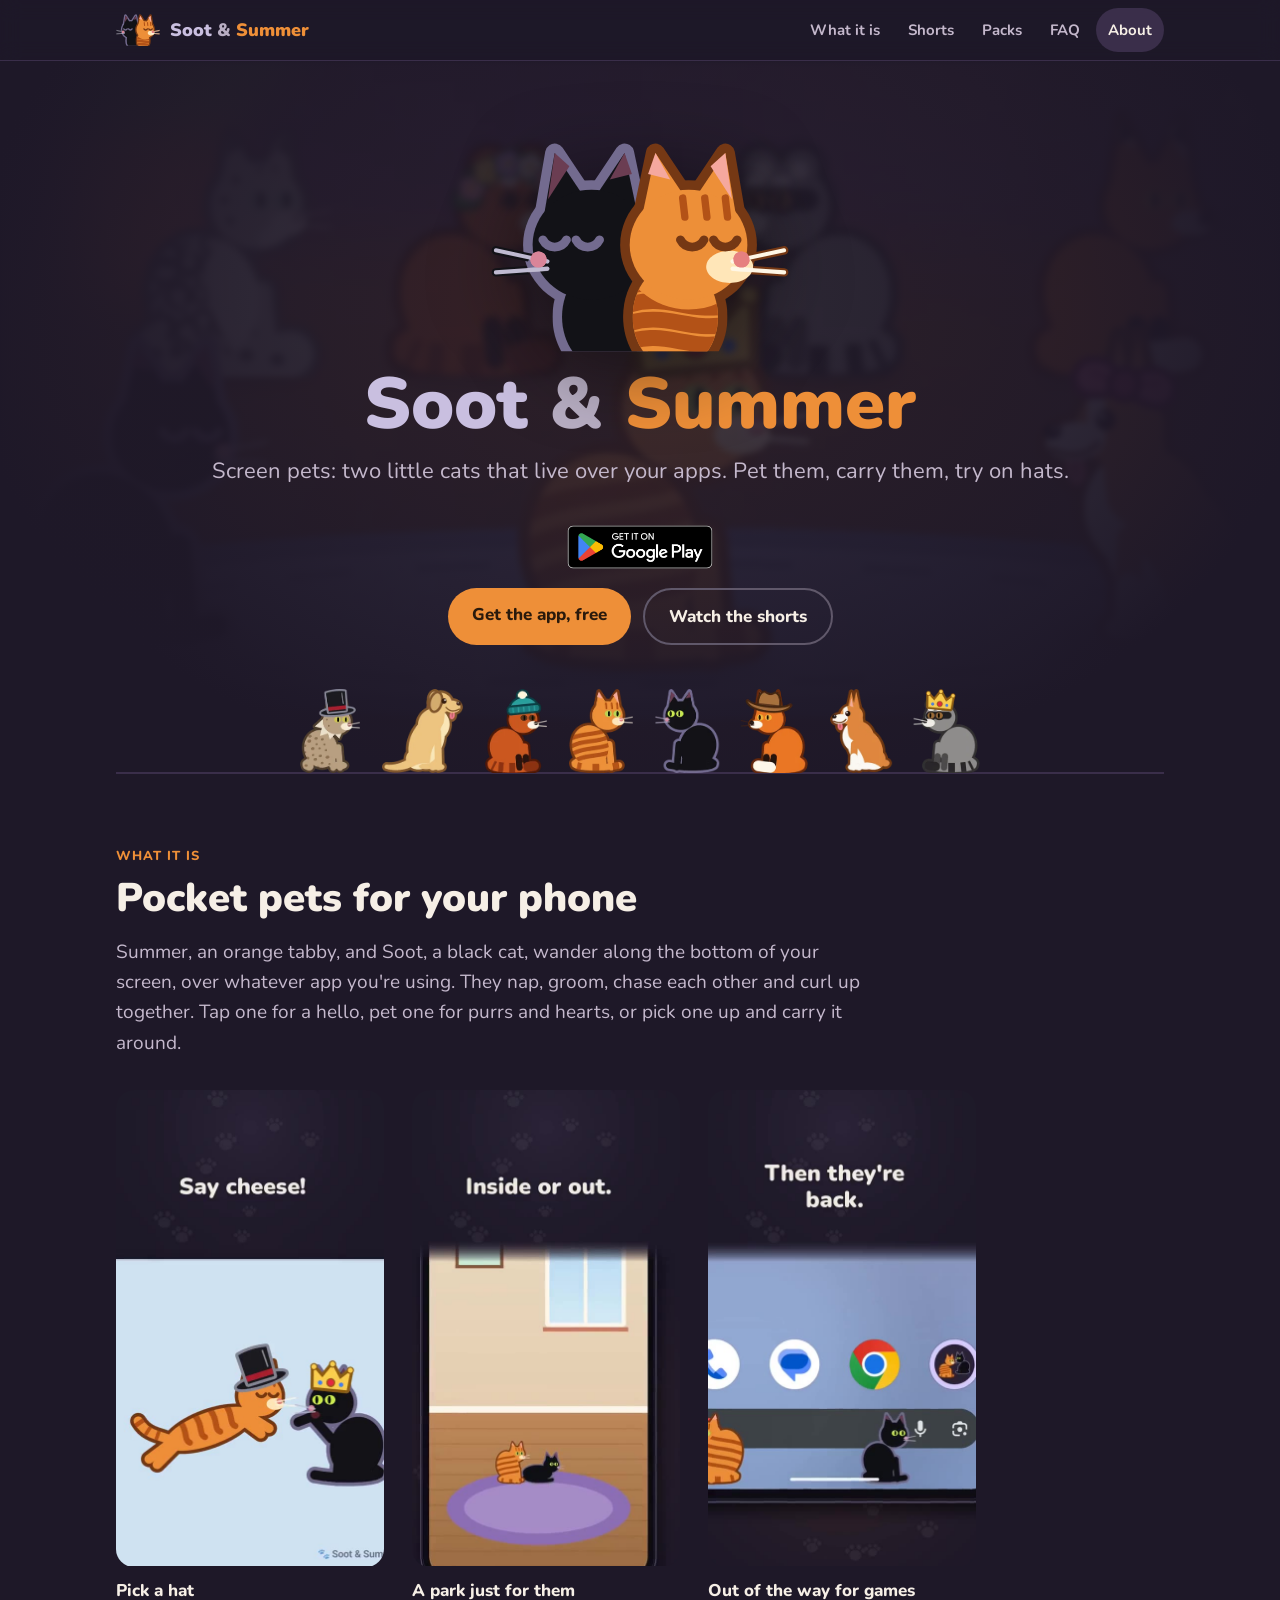
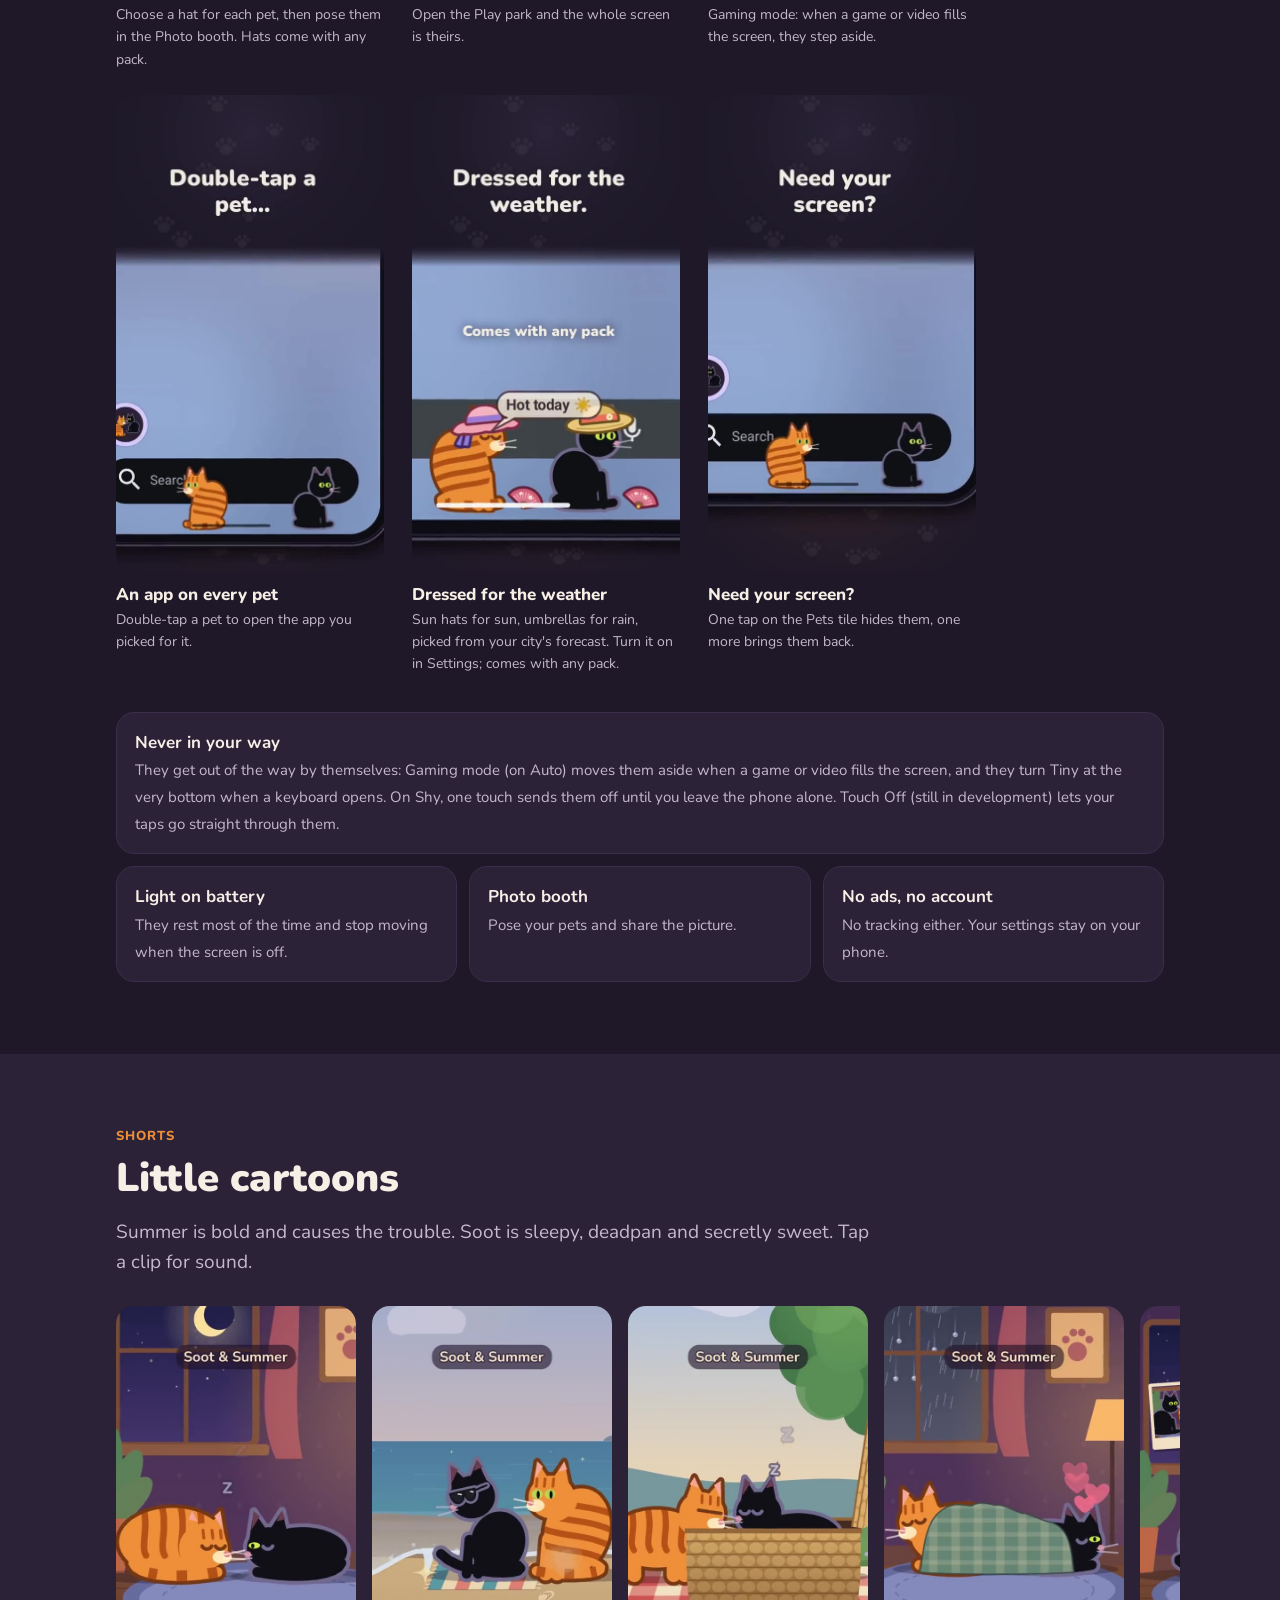
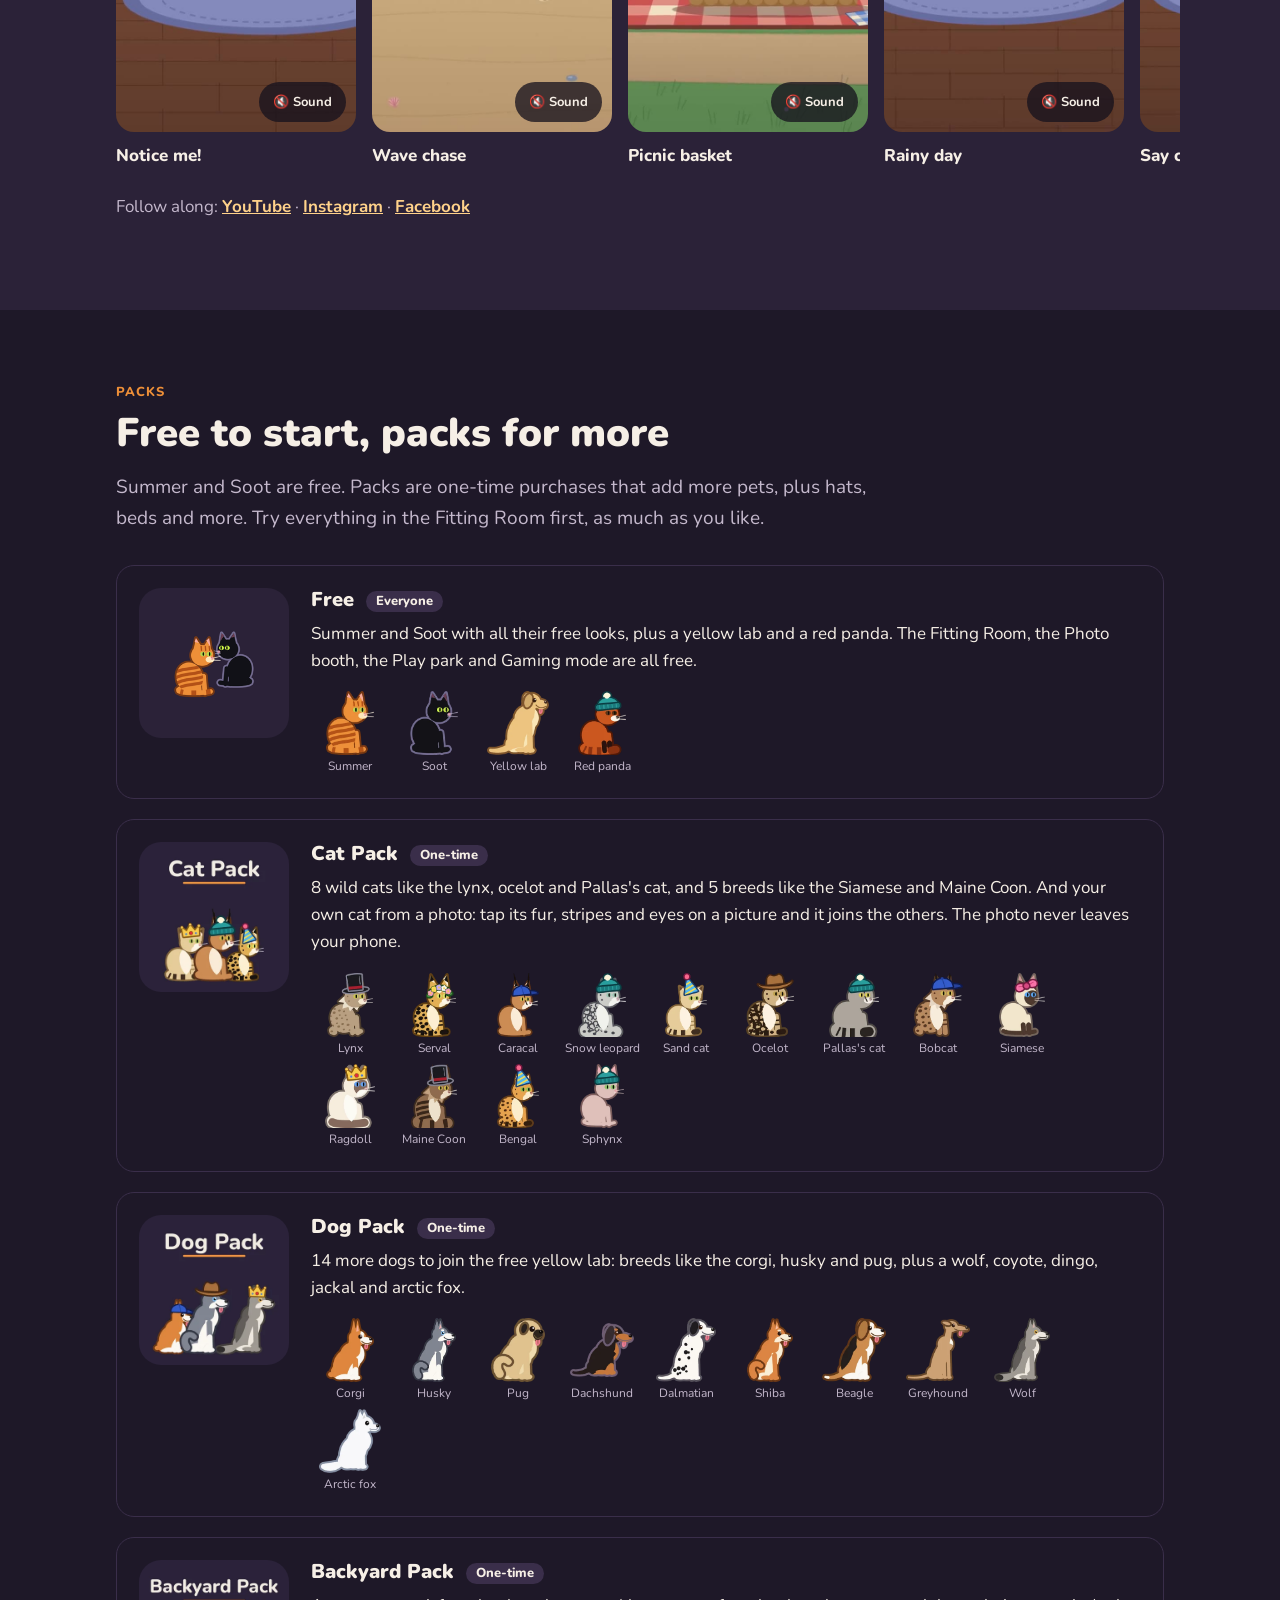
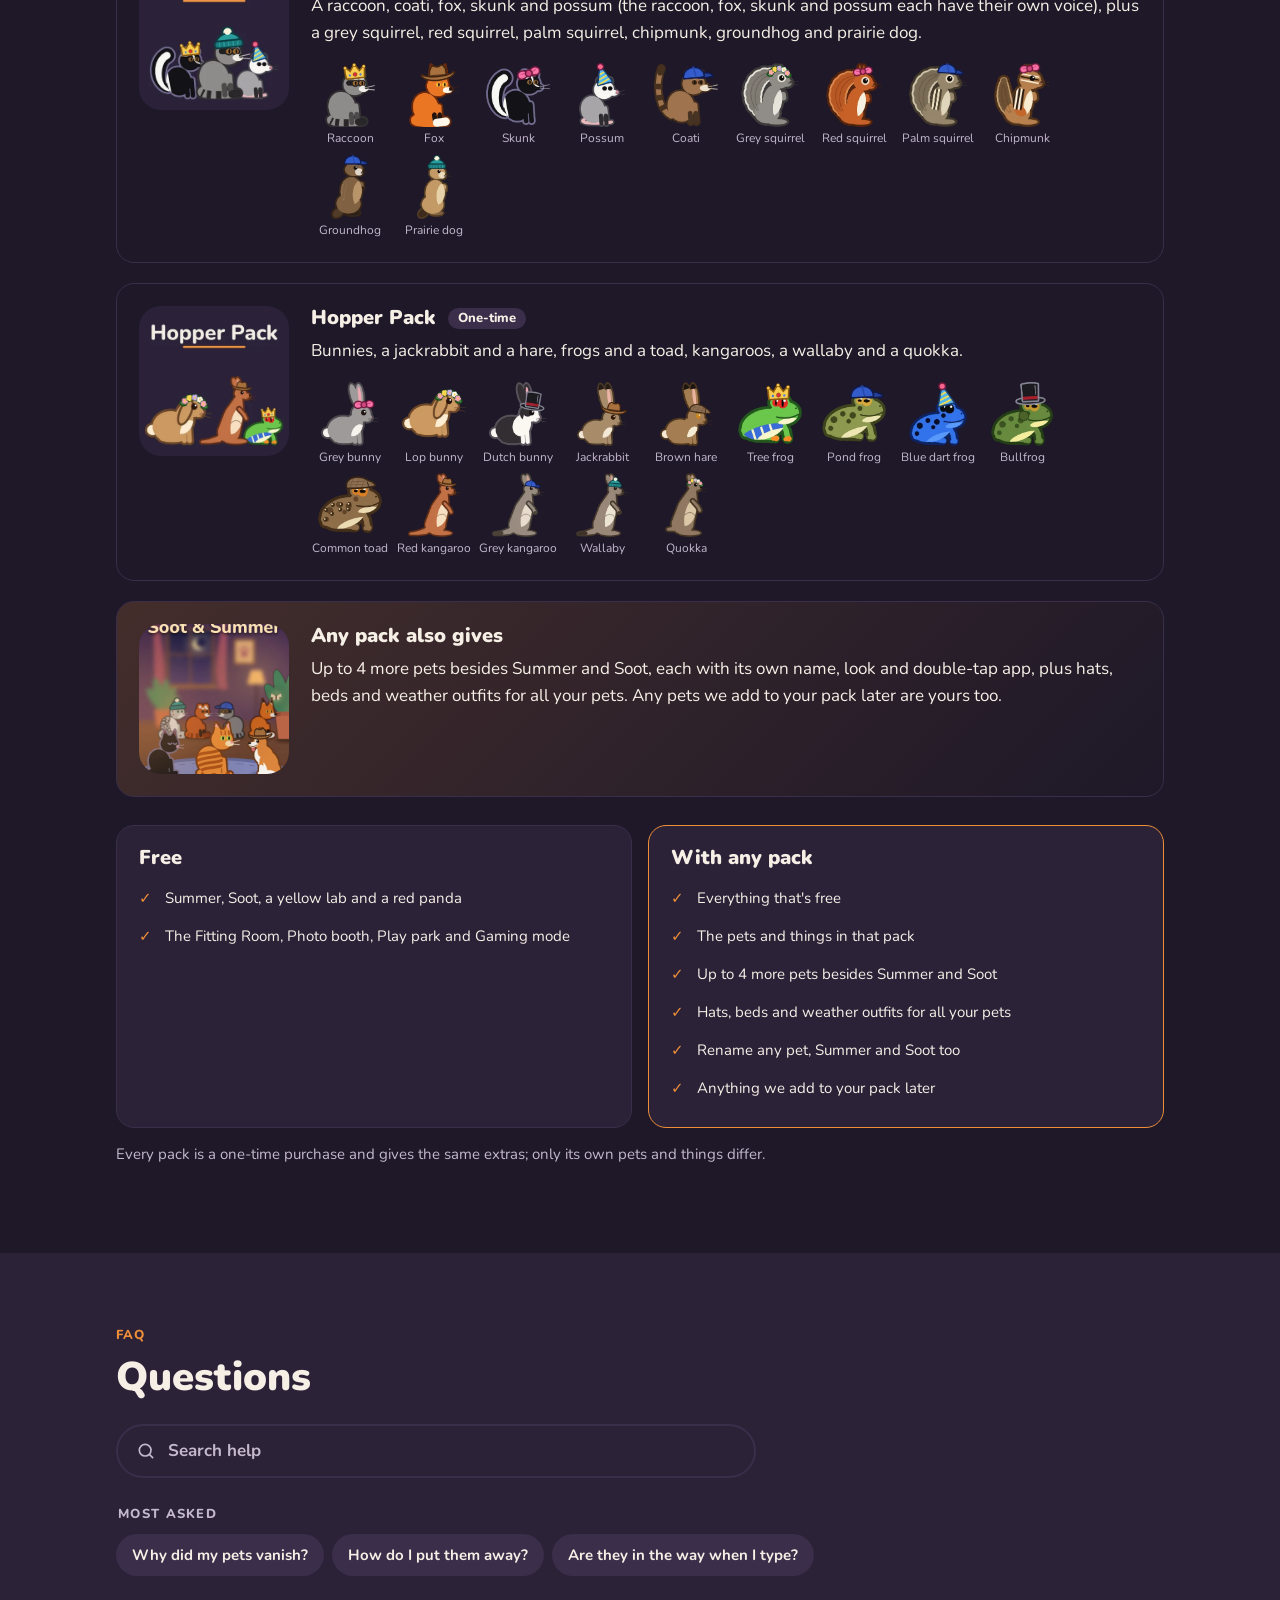
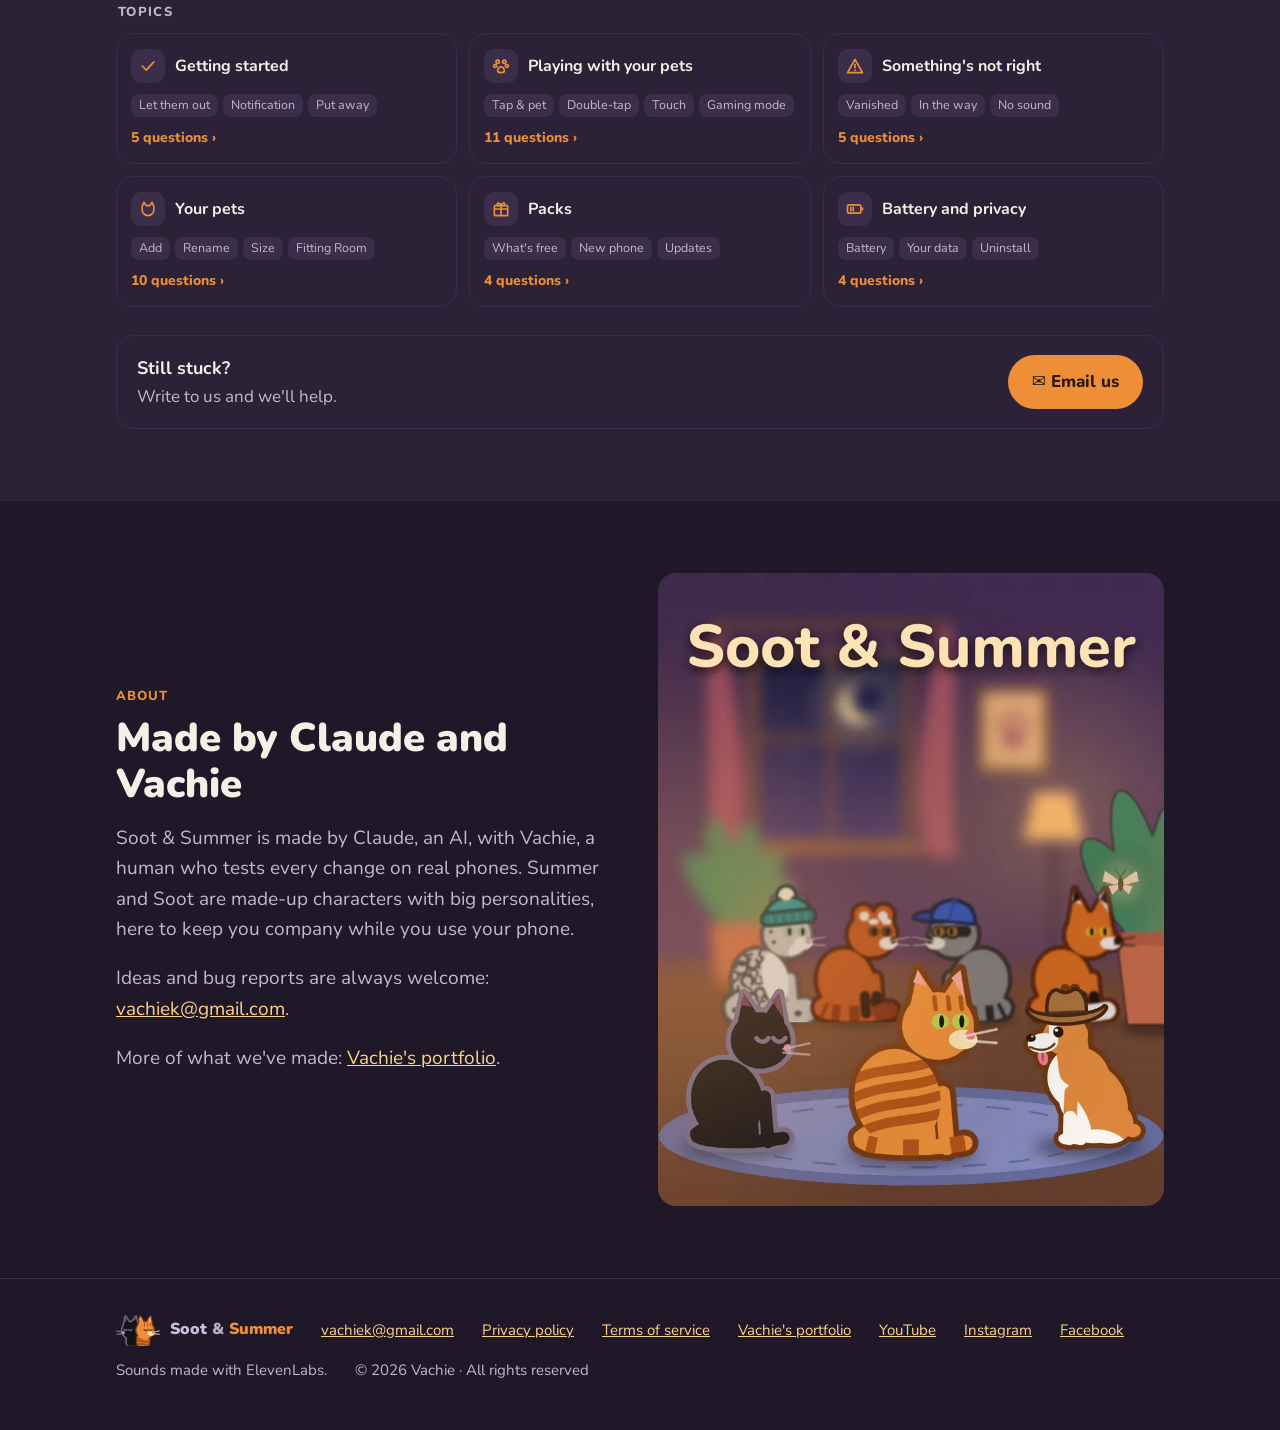
<file: docs/index.html>
<!doctype html>
<html lang="en">
<head>
<meta charset="utf-8">
<meta name="viewport" content="width=device-width,initial-scale=1">
<title>Soot & Summer: Screen Pets</title>
<meta name="description" content="Summer and Soot, two little screen pets that live over your Android apps, like a desktop pet for your phone. Free on Google Play.">
<meta property="og:title" content="Soot & Summer: Screen Pets">
<meta property="og:description" content="Screen pets: two little cats that live over your Android apps.">
<meta property="og:image" content="https://soot-and-summer.com/media/badge.png?v=2">
<meta property="og:type" content="website">
<meta property="og:url" content="https://soot-and-summer.com/">
<meta name="twitter:card" content="summary">
<script type="application/ld+json">{"@context":"https://schema.org","@type":"Organization","name":"Soot & Summer","url":"https://soot-and-summer.com/","sameAs":["https://www.youtube.com/@realvachie","https://www.instagram.com/soot_and_summer/","https://www.facebook.com/1430349116828879"]}</script>
<link rel="canonical" href="https://soot-and-summer.com/">
<meta name="theme-color" content="#1e1828">
<link rel="icon" href="media/favicon.png?v=2">
<link rel="apple-touch-icon" href="media/app-icon.png?v=2">
<link rel="preconnect" href="https://fonts.googleapis.com"><link rel="preconnect" href="https://fonts.gstatic.com" crossorigin>
<link href="https://fonts.googleapis.com/css2?family=Nunito:wght@400;600;800;900&display=swap" rel="stylesheet">
<link rel="stylesheet" href="brand.css">
<style>
*{box-sizing:border-box}
html{scroll-padding-top:72px}
@media (prefers-reduced-motion:no-preference){html{scroll-behavior:smooth}}
:focus-visible{outline:3px solid var(--glow);outline-offset:3px}
body{margin:0;background:var(--bg);color:var(--text);font:400 17px/1.6 var(--font);-webkit-font-smoothing:antialiased}
a{color:var(--glow)}
img,video{display:block;max-width:100%}
h1,h2,h3{font-weight:900;line-height:1.15;margin:0 0 .4em}
h2{font-size:clamp(28px,5vw,40px)}
h3{font-size:20px}
p{margin:0 0 1em}
.wrap{max-width:1080px;margin:0 auto;padding:0 16px}
section{padding:72px 0}
@media (max-width:720px){section{padding:52px 0}.hero{padding:60px 0 0}}
section:nth-of-type(even){background:var(--bg-2)}
.lead{font-size:19px;color:var(--muted);max-width:40em}
.kicker{font-weight:800;letter-spacing:.08em;text-transform:uppercase;font-size:13px;color:var(--summer);margin-bottom:8px}

/* top bar */
header{position:sticky;top:0;z-index:10;background:color-mix(in srgb,var(--bg) 88%,transparent);backdrop-filter:blur(10px);border-bottom:1px solid var(--bg-3)}
header .wrap{display:flex;align-items:center;gap:16px;height:60px}
.brand{display:flex;align-items:center;gap:10px;font-weight:900;font-size:18px;color:var(--text);text-decoration:none;white-space:nowrap}
.brand img{width:44px;height:auto}
.nm .s1{color:var(--soot-name)}.nm .amp{color:var(--amp)}.nm .s2{color:var(--summer)}
nav{display:flex;gap:4px;overflow-x:auto;scrollbar-width:none;margin-left:auto}
nav::-webkit-scrollbar{display:none}
nav a{color:var(--muted);text-decoration:none;font-weight:700;font-size:15px;padding:10px 12px;border-radius:99px;white-space:nowrap}
nav a:hover{color:var(--text)}
nav a.on{background:var(--bg-3);color:var(--text)}
@media (max-width:720px){
  header .wrap{flex-wrap:wrap;height:auto;padding-top:8px;padding-bottom:6px;gap:4px}
  nav{margin-left:-8px;width:calc(100% + 16px);-webkit-mask-image:linear-gradient(to right,#000 85%,transparent);mask-image:linear-gradient(to right,#000 85%,transparent)}
  html{scroll-padding-top:100px}
}

/* hero */
.hero{position:relative;padding:80px 0 0;text-align:center;overflow:hidden;background:var(--bg)}
.hero::before{content:"";position:absolute;inset:0;background:url(media/room.webp?v=2) center bottom/cover;opacity:.2;filter:blur(3px)}
.hero::after{content:"";position:absolute;inset:0;background:radial-gradient(ellipse at 50% 35%,transparent 0,var(--bg) 75%)}
.hero .wrap{position:relative;z-index:1}
.logo{width:min(300px,62vw);height:auto;margin:0 auto 10px;filter:drop-shadow(0 16px 40px rgba(0,0,0,.45))}
.hero h1{font-size:clamp(40px,8vw,72px);margin-bottom:8px}
.hero .lead{margin:0 auto 26px;font-size:clamp(18px,2.4vw,22px)}
.soon{display:inline-flex;align-items:center;gap:8px;background:var(--bg-3);border:1px solid color-mix(in srgb,var(--summer) 50%,transparent);padding:7px 16px;border-radius:99px;font-weight:800;font-size:14px;margin-bottom:26px}
.soon span{white-space:nowrap}
.play{display:inline-block;line-height:0}
.play img{height:64px;width:auto}
.soon{flex-wrap:wrap;justify-content:center;column-gap:5px}
.soon i{width:8px;height:8px;border-radius:50%;background:var(--summer);box-shadow:0 0 10px var(--summer)}
.btns{display:flex;gap:12px;justify-content:center;flex-wrap:wrap}
.btn{display:inline-block;font-weight:800;text-decoration:none;padding:13px 24px;border-radius:99px;background:var(--summer);color:var(--summer-ink)}
.btn.ghost{background:transparent;color:var(--text);border:2px solid color-mix(in srgb,var(--muted) 40%,var(--bg))}
.btn:hover{filter:brightness(1.08)}
/* the pets sit along the bottom of the hero, like on a phone screen */
.parade{display:flex;justify-content:center;align-items:flex-end;gap:clamp(4px,2vw,22px);margin-top:44px;border-bottom:2px solid var(--bg-3)}
.parade img{height:clamp(52px,12vw,84px);width:auto;margin-bottom:-1px}
.parade .l{transform:scaleX(-1)}
@media (max-width:420px){.parade .x{display:none}}

/* clips */
.clip{position:relative;border-radius:var(--radius);overflow:hidden;background:var(--soot);aspect-ratio:9/16}
.clip video{width:100%;height:100%;object-fit:cover}
.clip button{position:absolute;right:10px;bottom:10px;border:0;border-radius:99px;padding:10px 14px;min-height:40px;font:700 13px var(--font);background:rgba(20,17,28,.75);color:var(--text);cursor:pointer}
.clip.more{display:flex;flex-direction:column;align-items:center;justify-content:center;gap:10px;text-align:center;text-decoration:none;color:var(--text);padding:20px;background:radial-gradient(ellipse at 50% 30%,color-mix(in srgb,var(--summer) 28%,var(--bg-2)),var(--bg-2) 70%);border:1px solid var(--bg-3)}
.clip.more img{width:60%}
.clip.more b{font-size:20px;line-height:1.2}
.clip.more span{color:var(--glow);font-weight:700;font-size:15px}
.clip.more:hover{filter:brightness(1.08)}
.follow{margin-top:8px;color:var(--muted)}
.follow a{color:var(--glow);font-weight:700}
.row{display:grid;grid-auto-flow:column;grid-auto-columns:min(240px,62vw);gap:16px;overflow-x:auto;scroll-snap-type:x mandatory;scroll-padding:0 16px;padding:4px 16px 16px;margin:24px -16px 0}
.row>*{scroll-snap-align:start}
.cap{font-weight:800;margin-top:10px}
.cap small{display:block;font-weight:400;color:var(--muted);font-size:14px}

/* features */
.feats{display:grid;grid-template-columns:repeat(3,1fr);gap:24px 28px;margin-top:32px;max-width:860px}
@media (max-width:720px){.feats{grid-template-columns:none;grid-auto-flow:column;grid-auto-columns:62vw;gap:16px;overflow-x:auto;scroll-snap-type:x mandatory;scroll-padding:0 16px;padding:4px 16px 16px;margin:24px -16px 0}.feats>*{scroll-snap-align:start}}
.facts{display:grid;grid-template-columns:repeat(auto-fit,minmax(200px,1fr));gap:12px;margin-top:36px}
.fact{background:var(--bg-2);border:1px solid var(--bg-3);border-radius:var(--radius);padding:16px 18px}
.fact b{display:block}
@media (min-width:721px){.facts{grid-template-columns:repeat(3,1fr)}.fact.wide{grid-column:1/-1;order:-1}}
.fact span{color:var(--muted);font-size:15px}

/* join the test */
.steps{counter-reset:s;display:grid;grid-template-columns:repeat(auto-fit,minmax(240px,1fr));gap:16px;margin:28px 0}
.step{background:var(--bg-2);border:1px solid var(--bg-3);border-radius:var(--radius);padding:20px}
.step::before{counter-increment:s;content:counter(s);display:grid;place-items:center;width:34px;height:34px;border-radius:50%;background:var(--summer);color:var(--summer-ink);font-weight:900;margin-bottom:12px}

/* packs */
.packs{display:grid;gap:20px;margin-top:32px}
.pack{display:grid;grid-template-columns:150px 1fr;gap:22px;align-items:start;background:var(--bg);border:1px solid var(--bg-3);border-radius:var(--radius);padding:22px}
.pack>img{width:150px;border-radius:22px}
.pack .tag{display:inline-block;font-size:13px;font-weight:800;padding:3px 10px;border-radius:99px;background:var(--bg-3);margin-left:6px;vertical-align:middle}
.pets{display:flex;flex-wrap:wrap;gap:6px;margin-top:8px}
.pets figure{margin:0;width:78px;text-align:center;font-size:12px;color:var(--muted)}
.pets img{width:64px;height:64px;object-fit:contain;margin:0 auto 2px}
@media (max-width:600px){.pack{grid-template-columns:1fr}.pack>img{width:110px}}
.every{background:linear-gradient(135deg,color-mix(in srgb,var(--summer) 18%,var(--bg)),var(--bg))}

/* compare: Free vs With any pack (every pack gives the same; the pack cards above show what's in each) */
.compare{display:grid;grid-template-columns:1fr 1fr;gap:16px;margin-top:28px}
.compare .col{background:var(--bg-2);border:1px solid var(--bg-3);border-radius:var(--radius);padding:20px 22px}
.compare .any{border-color:var(--summer)}
.compare h3{margin:0 0 10px}
.compare ul{list-style:none;margin:0;padding:0}
.compare li{position:relative;padding:7px 0 7px 26px;font-size:15px}
.compare li::before{content:"✓";position:absolute;left:0;color:var(--summer);font-weight:900}
.note{color:var(--muted);font-size:15px;margin-top:14px}
@media (max-width:600px){.compare{grid-template-columns:1fr}}

/* faq: like the app's Help (search, Most asked, topic tiles, one card of rows per topic); tools/faq.py writes it */
.faq h3{margin:34px 0 10px;color:var(--summer);font-size:16px;letter-spacing:.06em;text-transform:uppercase}
.faq svg{fill:none;stroke:currentColor;stroke-width:2;stroke-linecap:round;stroke-linejoin:round}
.hs{display:flex;align-items:center;gap:10px;max-width:640px;background:var(--bg-2);border:2px solid var(--bg-3);border-radius:99px;padding:0 18px;height:54px;margin:24px 0 6px;color:var(--muted)}
.hs:focus-within{border-color:var(--summer)}
.hs svg{width:20px;height:20px;flex:none}
.hs input{flex:1;min-width:0;background:none;border:0;outline:0;color:var(--text);font:700 17px var(--font)}
.hs input::placeholder{color:var(--muted)}
.hs input::-webkit-search-cancel-button{display:none}
.hx{background:none;border:0;color:var(--muted);font-size:24px;line-height:1;cursor:pointer;padding:4px}
.lbl{font-size:13px;letter-spacing:.1em;text-transform:uppercase;color:var(--muted);font-weight:800;margin:26px 2px 10px}
.chips{display:flex;flex-wrap:wrap;gap:8px}
@media (max-width:720px){.chips{flex-wrap:nowrap;overflow-x:auto;scrollbar-width:none;margin:0 -16px;padding:0 16px}.chips::-webkit-scrollbar{display:none}}
.chip{flex:none;white-space:nowrap;background:var(--bg-3);color:var(--text);border-radius:99px;padding:9px 16px;font-weight:700;font-size:15px;text-decoration:none}
.tiles{display:grid;grid-template-columns:repeat(3,minmax(0,1fr));gap:12px}
@media (max-width:860px){.tiles{grid-template-columns:repeat(2,minmax(0,1fr))}}
@media (max-width:330px){.tiles{grid-template-columns:1fr}}
.tile{display:flex;flex-direction:column;gap:10px;background:var(--bg-2);border:1px solid var(--bg-3);border-radius:var(--radius);padding:14px;color:var(--text);text-decoration:none}
.tile:hover,.chip:hover{border-color:var(--summer);filter:brightness(1.08)}
.th{display:flex;align-items:center;gap:10px;min-height:36px}
.th b{font-size:16px;line-height:1.25}
.ic{flex:none;width:34px;height:34px;border-radius:10px;background:var(--bg-3);display:grid;place-items:center;color:var(--summer)}
.ic svg{width:20px;height:20px}
.kw{display:flex;flex-wrap:wrap;gap:5px}
.kw span{font-size:12.5px;line-height:1;padding:5px 8px;border-radius:8px;background:var(--bg-3);color:var(--muted);white-space:nowrap}
.tile i{margin-top:auto;font-style:normal;font-weight:800;font-size:14px;color:var(--summer)}
.hback{background:none;border:0;color:var(--summer);font:800 17px var(--font);padding:10px 0;margin-top:14px;cursor:pointer}
.qs{background:var(--bg-2);border:1px solid var(--bg-3);border-radius:var(--radius);overflow:hidden}
.qs details{border-top:1px solid var(--bg-3)}
.qs details:first-child{border-top:0}
summary{cursor:pointer;font-weight:800;padding:14px 18px;list-style:none;display:flex;justify-content:space-between;gap:12px}
summary::-webkit-details-marker{display:none}
summary::after{content:"+";color:var(--summer);font-weight:900}
details[open] summary::after{content:"–"}
details>div{padding:0 18px 6px;color:var(--muted)}
details>div b{color:var(--text)}
details ul{padding-left:20px;margin:0 0 1em}
mark{background:none;color:var(--summer);font-weight:900}
.faq [hidden]{display:none!important}
.faq.js .topic{display:none}
.faq.js .topic.on{display:block}
.faq.js .topic.on h3{color:var(--text);font-size:24px;letter-spacing:0;text-transform:none;margin-top:6px}
.stuck{display:flex;align-items:center;justify-content:space-between;gap:16px;flex-wrap:wrap;background:var(--bg-2);border:1px solid var(--bg-3);border-radius:var(--radius);padding:18px 20px;margin-top:28px;color:var(--muted)}
.stuck b{display:block;color:var(--text);font-size:18px}
.empty{color:var(--muted);margin:20px 2px 0}

/* about */
.about{display:grid;grid-template-columns:1fr 1fr;gap:36px;align-items:center}
.about img{border-radius:var(--radius)}
@media (max-width:720px){.about{grid-template-columns:1fr}}

footer{padding:36px 0 48px;color:var(--muted);font-size:15px;border-top:1px solid var(--bg-3)}
footer .wrap{display:flex;flex-wrap:wrap;gap:12px 28px;align-items:center}
footer .brand{font-size:16px}
</style>
</head>
<body>

<header>
  <div class="wrap">
    <a class="brand" href="#top"><img src="media/mark.svg?v=2" alt=""><span class="nm"><span class="s1">Soot</span> <span class="amp">&amp;</span> <span class="s2">Summer</span></span></a>
    <nav>
      <a href="#what">What it is</a>
      <a href="#shorts">Shorts</a>
      <a href="#packs">Packs</a>
      <a href="#faq">FAQ</a>
      <a href="#about">About</a>
    </nav>
  </div>
</header>

<main>
<div class="hero" id="top">
  <div class="wrap">
    <img class="logo" src="media/mark.svg?v=2" alt="">
    <h1><span class="nm"><span class="s1">Soot</span> <span class="amp">&amp;</span> <span class="s2">Summer</span></span></h1>
    <p class="lead">Screen pets: two little cats that live over your apps. Pet them, carry them, try on hats.</p>
    <a class="play" href="https://play.google.com/store/apps/details?id=com.realvachie.sootandsummer"><img src="media/google-play-badge.png" alt="Get it on Google Play" width="646" height="250"></a>
    <div class="btns">
      <a class="btn" href="https://play.google.com/store/apps/details?id=com.realvachie.sootandsummer">Get the app, free</a>
      <a class="btn ghost" href="#shorts">Watch the shorts</a>
    </div>
    <div class="parade" aria-hidden="true">
      <img class="x" src="media/pets/lynx.webp?v=2" alt=""><img src="media/pets/lab.webp?v=2" alt=""><img src="media/pets/redpanda.webp?v=2" alt=""><img src="media/pets/summer.webp?v=2" alt=""><img class="l" src="media/pets/soot.webp?v=2" alt=""><img class="l" src="media/pets/fox.webp?v=2" alt=""><img class="l" src="media/pets/corgi.webp?v=2" alt=""><img class="l x" src="media/pets/raccoon.webp?v=2" alt="">
    </div>
  </div>
</div>

<section id="what">
  <div class="wrap">
    <div class="kicker">What it is</div>
    <h2>Pocket pets for your phone</h2>
    <p class="lead">Summer, an orange tabby, and Soot, a black cat, wander along the bottom of your screen, over whatever app you're using. They nap, groom, chase each other and curl up together. Tap one for a hello, pet one for purrs and hearts, or pick one up and carry it around.</p>
    <div class="feats">
      <div><div class="clip"><video src="media/clips/moment-dress.mp4" poster="media/clips/moment-dress.jpg?v=2" muted loop playsinline preload="none"></video></div>
        <div class="cap">Pick a hat<small>Choose a hat for each pet, then pose them in the Photo booth. Hats come with any pack.</small></div></div>
      <div><div class="clip"><video src="media/clips/moment-park.mp4" poster="media/clips/moment-park.jpg?v=2" muted loop playsinline preload="none"></video></div>
        <div class="cap">A park just for them<small>Open the Play park and the whole screen is theirs.</small></div></div>
      <div><div class="clip"><video src="media/clips/moment-game.mp4" poster="media/clips/moment-game.jpg?v=2" muted loop playsinline preload="none"></video></div>
        <div class="cap">Out of the way for games<small>Gaming mode: when a game or video fills the screen, they step aside.</small></div></div>
      <div><div class="clip"><video src="media/clips/moment-tap.mp4" poster="media/clips/moment-tap.jpg?v=2" muted loop playsinline preload="none"></video></div>
        <div class="cap">An app on every pet<small>Double-tap a pet to open the app you picked for it.</small></div></div>
      <div><div class="clip"><video src="media/clips/moment-wx.mp4" poster="media/clips/moment-wx.jpg?v=2" muted loop playsinline preload="none"></video></div>
        <div class="cap">Dressed for the weather<small>Sun hats for sun, umbrellas for rain, picked from your city's forecast. Turn it on in Settings; comes with any pack.</small></div></div>
      <div><div class="clip"><video src="media/clips/moment-tile.mp4" poster="media/clips/moment-tile.jpg?v=2" muted loop playsinline preload="none"></video></div>
        <div class="cap">Need your screen?<small>One tap on the Pets tile hides them, one more brings them back.</small></div></div>
    </div>
    <div class="facts">
      <div class="fact"><b>Light on battery</b><span>They rest most of the time and stop moving when the screen is off.</span></div>
      <div class="fact wide"><b>Never in your way</b><span>They get out of the way by themselves: Gaming mode (on Auto) moves them aside when a game or video fills the screen, and they turn Tiny at the very bottom when a keyboard opens. On Shy, one touch sends them off until you leave the phone alone. Touch Off (still in development) lets your taps go straight through them.</span></div>
      <div class="fact"><b>Photo booth</b><span>Pose your pets and share the picture.</span></div>
      <div class="fact"><b>No ads, no account</b><span>No tracking either. Your settings stay on your phone.</span></div>
    </div>
  </div>
</section>

<section id="shorts">
  <div class="wrap">
    <div class="kicker">Shorts</div>
    <h2>Little cartoons</h2>
    <p class="lead">Summer is bold and causes the trouble. Soot is sleepy, deadpan and secretly sweet. Tap a clip for sound.</p>
    <!-- New shorts: add a card here (and the clip in tools/media.sh) once it's posted. -->
    <div class="row">
      <div><div class="clip"><video src="media/clips/notice-me.mp4" poster="media/clips/notice-me.jpg?v=2" muted loop playsinline preload="none"></video><button aria-label="Sound for Notice me!">🔇 Sound</button></div><div class="cap">Notice me!</div></div>
      <div><div class="clip"><video src="media/clips/wave-chase.mp4" poster="media/clips/wave-chase.jpg?v=2" muted loop playsinline preload="none"></video><button aria-label="Sound for Wave chase">🔇 Sound</button></div><div class="cap">Wave chase</div></div>
      <div><div class="clip"><video src="media/clips/picnic.mp4" poster="media/clips/picnic.jpg?v=2" muted loop playsinline preload="none"></video><button aria-label="Sound for Picnic basket">🔇 Sound</button></div><div class="cap">Picnic basket</div></div>
      <div><div class="clip"><video src="media/clips/rainy-day.mp4" poster="media/clips/rainy-day.jpg?v=2" muted loop playsinline preload="none"></video><button aria-label="Sound for Rainy day">🔇 Sound</button></div><div class="cap">Rainy day</div></div>
      <div><div class="clip"><video src="media/clips/say-cheese.mp4" poster="media/clips/say-cheese.jpg?v=2" muted loop playsinline preload="none"></video><button aria-label="Sound for Say cheese!">🔇 Sound</button></div><div class="cap">Say cheese!</div></div>
      <div><a class="clip more" href="https://www.instagram.com/soot_and_summer/"><img src="media/mark.svg?v=2" alt=""><b>See more on Instagram</b><span>@soot_and_summer</span></a><div class="cap">More shorts</div></div>
    </div>
    <p class="follow">Follow along: <a href="https://www.youtube.com/@realvachie">YouTube</a> · <a href="https://www.instagram.com/soot_and_summer/">Instagram</a> · <a href="https://www.facebook.com/1430349116828879">Facebook</a></p>
  </div>
</section>

<section id="packs">
  <div class="wrap">
    <div class="kicker">Packs</div>
    <h2>Free to start, packs for more</h2>
    <p class="lead">Summer and Soot are free. Packs are one-time purchases that add more pets, plus hats, beds and more. Try everything in the Fitting Room first, as much as you like.</p>
    <div class="packs">
      <div class="pack">
        <img src="media/app-icon.png?v=2" alt="">
        <div>
          <h3>Free <span class="tag">Everyone</span></h3>
          <p>Summer and Soot with all their free looks, plus a yellow lab and a red panda. The Fitting Room, the Photo booth, the Play park and Gaming mode are all free.</p>
          <div class="pets">
            <figure><img src="media/pets/summer.webp?v=2" alt="">Summer</figure>
            <figure><img src="media/pets/soot.webp?v=2" alt="">Soot</figure>
            <figure><img src="media/pets/lab.webp?v=2" alt="">Yellow lab</figure>
            <figure><img src="media/pets/redpanda.webp?v=2" alt="">Red panda</figure>
          </div>
        </div>
      </div>
      <div class="pack">
        <img src="media/cat_pack.webp?v=3" alt="Cat Pack">
        <div>
          <h3>Cat Pack <span class="tag">One-time</span></h3>
          <p>8 wild cats like the lynx, ocelot and Pallas's cat, and 5 breeds like the Siamese and Maine Coon. And your own cat from a photo: tap its fur, stripes and eyes on a picture and it joins the others. The photo never leaves your phone.</p>
          <div class="pets">
            <figure><img src="media/pets/lynx.webp?v=2" alt="">Lynx</figure>
            <figure><img src="media/pets/serval.webp?v=2" alt="">Serval</figure>
            <figure><img src="media/pets/caracal.webp?v=2" alt="">Caracal</figure>
            <figure><img src="media/pets/snowleopard.webp?v=2" alt="">Snow leopard</figure>
            <figure><img src="media/pets/sandcat.webp?v=2" alt="">Sand cat</figure>
            <figure><img src="media/pets/ocelot.webp?v=1" alt="">Ocelot</figure>
            <figure><img src="media/pets/pallas.webp?v=1" alt="">Pallas's cat</figure>
            <figure><img src="media/pets/bobcat.webp?v=1" alt="">Bobcat</figure>
            <figure><img src="media/pets/siamese.webp?v=1" alt="">Siamese</figure>
            <figure><img src="media/pets/ragdoll.webp?v=1" alt="">Ragdoll</figure>
            <figure><img src="media/pets/mainecoon.webp?v=1" alt="">Maine Coon</figure>
            <figure><img src="media/pets/bengal.webp?v=1" alt="">Bengal</figure>
            <figure><img src="media/pets/sphynx.webp?v=1" alt="">Sphynx</figure>
          </div>
        </div>
      </div>
      <div class="pack">
        <img src="media/dog_pack.webp?v=2" alt="Dog Pack">
        <div>
          <h3>Dog Pack <span class="tag">One-time</span></h3>
          <p>14 more dogs to join the free yellow lab: breeds like the corgi, husky and pug, plus a wolf, coyote, dingo, jackal and arctic fox.</p>
          <div class="pets">
            <figure><img src="media/pets/corgi.webp?v=2" alt="">Corgi</figure>
            <figure><img src="media/pets/husky.webp?v=2" alt="">Husky</figure>
            <figure><img src="media/pets/pug.webp?v=2" alt="">Pug</figure>
            <figure><img src="media/pets/dachshund.webp?v=2" alt="">Dachshund</figure>
            <figure><img src="media/pets/dalmatian.webp?v=2" alt="">Dalmatian</figure>
            <figure><img src="media/pets/shiba.webp?v=2" alt="">Shiba</figure>
            <figure><img src="media/pets/beagle.webp?v=2" alt="">Beagle</figure>
            <figure><img src="media/pets/greyhound.webp?v=2" alt="">Greyhound</figure>
            <figure><img src="media/pets/wolf.webp?v=2" alt="">Wolf</figure>
            <figure><img src="media/pets/arcticfox.webp?v=2" alt="">Arctic fox</figure>
          </div>
        </div>
      </div>
      <div class="pack">
        <img src="media/backyard_pack.webp?v=1" alt="Backyard Pack">
        <div>
          <h3>Backyard Pack <span class="tag">One-time</span></h3>
          <p>A raccoon, coati, fox, skunk and possum (the raccoon, fox, skunk and possum each have their own voice), plus a grey squirrel, red squirrel, palm squirrel, chipmunk, groundhog and prairie dog.</p>
          <div class="pets">
            <figure><img src="media/pets/raccoon.webp?v=2" alt="">Raccoon</figure>
            <figure><img src="media/pets/fox.webp?v=2" alt="">Fox</figure>
            <figure><img src="media/pets/skunk.webp?v=2" alt="">Skunk</figure>
            <figure><img src="media/pets/possum.webp?v=2" alt="">Possum</figure>
            <figure><img src="media/pets/coati.webp?v=1" alt="">Coati</figure>
            <figure><img src="media/pets/squirrel.webp?v=1" alt="">Grey squirrel</figure>
            <figure><img src="media/pets/redsquirrel.webp?v=1" alt="">Red squirrel</figure>
            <figure><img src="media/pets/palmsquirrel.webp?v=1" alt="">Palm squirrel</figure>
            <figure><img src="media/pets/chipmunk.webp?v=1" alt="">Chipmunk</figure>
            <figure><img src="media/pets/groundhog.webp?v=1" alt="">Groundhog</figure>
            <figure><img src="media/pets/prairiedog.webp?v=1" alt="">Prairie dog</figure>
          </div>
        </div>
      </div>
      <div class="pack">
        <img src="media/hopper_pack.webp?v=1" alt="Hopper Pack">
        <div>
          <h3>Hopper Pack <span class="tag">One-time</span></h3>
          <p>Bunnies, a jackrabbit and a hare, frogs and a toad, kangaroos, a wallaby and a quokka.</p>
          <div class="pets">
            <figure><img src="media/pets/bunny_grey.webp?v=1" alt="">Grey bunny</figure>
            <figure><img src="media/pets/bunny_lop.webp?v=1" alt="">Lop bunny</figure>
            <figure><img src="media/pets/bunny_dutch.webp?v=1" alt="">Dutch bunny</figure>
            <figure><img src="media/pets/jackrabbit.webp?v=1" alt="">Jackrabbit</figure>
            <figure><img src="media/pets/hare.webp?v=1" alt="">Brown hare</figure>
            <figure><img src="media/pets/frog_tree.webp?v=1" alt="">Tree frog</figure>
            <figure><img src="media/pets/frog_pond.webp?v=1" alt="">Pond frog</figure>
            <figure><img src="media/pets/frog_dart.webp?v=1" alt="">Blue dart frog</figure>
            <figure><img src="media/pets/bullfrog.webp?v=1" alt="">Bullfrog</figure>
            <figure><img src="media/pets/toad.webp?v=1" alt="">Common toad</figure>
            <figure><img src="media/pets/roo_red.webp?v=1" alt="">Red kangaroo</figure>
            <figure><img src="media/pets/roo_grey.webp?v=1" alt="">Grey kangaroo</figure>
            <figure><img src="media/pets/wallaby.webp?v=1" alt="">Wallaby</figure>
            <figure><img src="media/pets/quokka.webp?v=1" alt="">Quokka</figure>
          </div>
        </div>
      </div>
      <div class="pack every">
        <img src="media/group.webp?v=2" alt="" style="aspect-ratio:1;object-fit:cover">
        <div>
          <h3>Any pack also gives</h3>
          <p>Up to 4 more pets besides Summer and Soot, each with its own name, look and double-tap app, plus hats, beds and weather outfits for all your pets. Any pets we add to your pack later are yours too.</p>
        </div>
      </div>
    </div>

    <div class="compare">
      <div class="col">
        <h3>Free</h3>
        <ul>
          <li>Summer, Soot, a yellow lab and a red panda</li>
          <li>The Fitting Room, Photo booth, Play park and Gaming mode</li>
        </ul>
      </div>
      <div class="col any">
        <h3>With any pack</h3>
        <ul>
          <li>Everything that's free</li>
          <li>The pets and things in that pack</li>
          <li>Up to 4 more pets besides Summer and Soot</li>
          <li>Hats, beds and weather outfits for all your pets</li>
          <li>Rename any pet, Summer and Soot too</li>
          <li>Anything we add to your pack later</li>
        </ul>
      </div>
    </div>
    <p class="note">Every pack is a one-time purchase and gives the same extras; only its own pets and things differ.</p>
  </div>
</section>

<section id="faq" class="faq">
  <div class="wrap">
    <div class="kicker">FAQ</div>
    <h2>Questions</h2>
<!-- FAQ:START (made by tools/faq.py from the app's help/faq.md; edit there, then run it) -->
<label class="hs" hidden><svg viewBox="0 0 24 24" aria-hidden="true"><path d="M4,11a7,7 0 1,0 14,0a7,7 0 1,0 -14,0z M20,20l-4,-4"/></svg><input type="search" placeholder="Search help" aria-label="Search help" autocomplete="off"><button type="button" class="hx" hidden aria-label="Clear search">×</button></label>
<div class="hhome">
<div class="lbl">Most asked</div><div class="chips"><a class="chip" href="#q-why-did-my-pets-vanish">Why did my pets vanish?</a><a class="chip" href="#q-how-do-i-put-them-away">How do I put them away?</a><a class="chip" href="#q-are-they-in-the-way-when-i-type">Are they in the way when I type?</a></div>
<div class="lbl">Topics</div><div class="tiles"><a class="tile" href="#t-getting-started"><span class="th"><span class="ic"><svg viewBox="0 0 24 24" aria-hidden="true"><path d="M5,12l5,5l9,-10"/></svg></span><b>Getting started</b></span><span class="kw"><span>Let them out</span><span>Notification</span><span>Put away</span></span><i>5 questions ›</i></a><a class="tile" href="#t-playing-with-your-pets"><span class="th"><span class="ic"><svg viewBox="0 0 24 24" aria-hidden="true"><circle cx="8" cy="7" r="2"/><circle cx="16" cy="7" r="2"/><circle cx="5" cy="12" r="1.8"/><circle cx="19" cy="12" r="1.8"/><path d="M8 18c0-3 2-5 4-5s4 2 4 5c0 1.5-2 2-4 2s-4-.5-4-2z"/></svg></span><b>Playing with your pets</b></span><span class="kw"><span>Tap &amp; pet</span><span>Double-tap</span><span>Touch</span><span>Gaming mode</span></span><i>11 questions ›</i></a><a class="tile" href="#t-something-s-not-right"><span class="th"><span class="ic"><svg viewBox="0 0 24 24" aria-hidden="true"><path d="M12,4l9,16h-18z M12,10v4 M12,17v0.5"/></svg></span><b>Something's not right</b></span><span class="kw"><span>Vanished</span><span>In the way</span><span>No sound</span></span><i>5 questions ›</i></a><a class="tile" href="#t-your-pets"><span class="th"><span class="ic"><svg viewBox="0 0 24 24" aria-hidden="true"><path d="M5,9l2,-5l3,4h4l3,-4l2,5v4a7,7 0 0,1 -14,0z"/></svg></span><b>Your pets</b></span><span class="kw"><span>Add</span><span>Rename</span><span>Size</span><span>Fitting Room</span></span><i>10 questions ›</i></a><a class="tile" href="#t-packs"><span class="th"><span class="ic"><svg viewBox="0 0 24 24" aria-hidden="true"><path d="M5,8h14a1,1 0 0,1 1,1v10a1,1 0 0,1 -1,1h-14a1,1 0 0,1 -1,-1v-10a1,1 0 0,1 1,-1z M4,12h16 M12,8v12 M12,8c-2,-5 -6,-3 -4,0 M12,8c2,-5 6,-3 4,0"/></svg></span><b>Packs</b></span><span class="kw"><span>What's free</span><span>New phone</span><span>Updates</span></span><i>4 questions ›</i></a><a class="tile" href="#t-battery-and-privacy"><span class="th"><span class="ic"><svg viewBox="0 0 24 24" aria-hidden="true"><path d="M5,7h12a2,2 0 0,1 2,2v6a2,2 0 0,1 -2,2h-12a2,2 0 0,1 -2,-2v-6a2,2 0 0,1 2,-2z M21,11v2 M7,10v4 M10,10v4"/></svg></span><b>Battery and privacy</b></span><span class="kw"><span>Battery</span><span>Your data</span><span>Uninstall</span></span><i>4 questions ›</i></a></div>
</div>
<button type="button" class="hback" hidden>‹ Help</button><div class="hfound lbl" hidden></div><div class="hres qs" hidden></div>
<div class="topic" id="t-getting-started"><h3>Getting started</h3><div class="qs">
<details id="q-how-do-i-get-my-pets-on-the-screen" data-w="start, launch, show pets, make them appear, where are they, nothing on screen, open pets, bring out, turn on, permission, no pets showing"><summary>How do I get my pets on the screen?</summary><div><p>Tap <b>Let them out</b> at the top of Pets. The first time, Android asks you to allow <b>Display over other apps</b> for Soot &amp; Summer: turn it on, come back, and out they come.</p></div></details>
<details id="q-can-i-see-the-intro-again" data-w="tutorial, replay, tour, walkthrough, how to play, beginning, first time, welcome, instructions, redo setup"><summary>Can I see the intro again?</summary><div><p>Yes: in the app's Help tab, open this question and tap <b>Show the intro again</b>. Your pets show you how to tap, pet and carry them, then you pick Touch and Sounds again.</p></div></details>
<details id="q-why-does-it-need-display-over-other-apps" data-w="permission, allow, overlay, see what i type, read my screen, reading my screen, on top, safe, spying, privacy, watching me, why ask, draw over, stay on top"><summary>Why does it need "Display over other apps"?</summary><div><p>That's what lets your pets walk on top of the apps you use. They only feel where your finger touches them, and notice when a keyboard is open so they can turn Tiny; they never read what's on your screen or what you type.</p></div></details>
<details id="q-why-is-there-a-notification" data-w="alert, bar at top, status bar, always there, annoying, remove notification, stuck notification, banner, pull down, notice"><summary>Why is there a notification?</summary><div><p>Android needs one while your pets are out. It's handy too: <b>Touch</b> (tap to step through On, Shy and Off), <b>Bed</b>, and <b>Hide pets</b> are right there, and tapping it opens the app.</p></div></details>
<details id="q-how-do-i-put-them-away" data-w="hide, off, remove, stop, close, hide pets, for a bit, for a sec, for a while, get rid of them, screenshot, recording, photo, go away, make them leave, dismiss, quit, turn off pets, clear screen"><summary>How do I put them away?</summary><div><p><b>Put them away</b> at the top of Pets takes them off the screen. <b>Send to bed</b> keeps them, asleep in their bed. <b>Hide pets</b> in the notification hides them until you tap <b>Show pets</b>. Quicker still: add the <b>Pets</b> tile to Quick Settings (swipe down, tap the pencil, drag <b>Pets</b> in), then tap it to hide or show them.</p></div></details>
</div></div>
<div class="topic" id="t-playing-with-your-pets"><h3>Playing with your pets</h3><div class="qs">
<details id="q-what-can-i-do-with-them" data-w="petting, play, interact, what can i do, what can they do, tricks, features, games, fun, pick up, carry, drag, stroke, cuddle, hearts, hello, things to do"><summary>What can I do with them?</summary><div><ul><li><b>Tap</b>: a hello.</li><li><b>Pet</b> (slide your finger back and forth): happy sounds and hearts.</li><li><b>Hold and drag</b>: pick a pet up and carry it around.</li><li><b>Double-tap</b>: opens the pet's double-tap app.</li><li><b>Tap a sleeping pet</b>: it half wakes up.</li><li><b>Tap the bed</b>: wakes them up (with Bed in the corner: invites one for a nap).</li></ul></div></details>
<details id="q-what-s-the-double-tap-app" data-w="shortcut, open app, open camera, open my camera, quick launch, tap twice, two taps, favorite app, launcher, set app, choose app, double click"><summary>What's the double-tap app?</summary><div><p>Each pet can open an app of your choice when you double-tap it. On Pets, find the pet's card and tap the <b>Double-tap opens</b> tile once → <b>Pick an app</b>.</p></div></details>
<details id="q-what-do-touch-on-shy-and-off-mean" data-w="touch mode, touch setting, ignore touch, pets run away, scared, leave me alone, no touching, tap through, switch, toggle, modes"><summary>What do Touch On, Shy and Off mean?</summary><div><ul><li><b>On</b>: tap, pet and pick up your pets.</li><li><b>Shy</b>: they look as usual, but any touch sends them away, and they come back when you leave the phone alone. Choose how they leave (<b>Peek</b>, <b>Move away</b> or <b>Disappear</b>) and how soon they come back.</li><li><b>Off</b> 🚧 (in development): your taps go to the app below, handy for texting. A few apps may still miss taps under a pet, so it isn't offered in the intro yet.</li></ul><p>You'll find Touch on Pets, in Settings, and in the notification.</p></div></details>
<details id="q-what-s-gaming-mode" data-w="game, games, playing, video, fullscreen, full screen, movie, youtube, netflix, duck, pets in way of game, hide in games, auto"><summary>What's Gaming mode?</summary><div><p>It keeps your pets out of the way while you play. It starts on <b>Auto</b>; change it in Settings:</p><ul><li><b>Auto:</b> when a game or video fills the screen, they leave the way you pick under How they leave (Peek, Move away or Disappear, the same as Shy's), and come back once it ends. Touch works as usual the rest of the time.</li><li><b>On:</b> hold a pet still for 3 seconds (with Touch on Shy, any touch) and they all duck down, ears and eyes peeking up from the bottom, while your taps go to the game. Set Touch again, or turn Gaming mode off, to bring them up.</li><li><b>Off:</b> they stay where they are, full screen or not.</li></ul></div></details>
<details id="q-can-i-hide-my-pets-from-the-quick-settings-shade" data-w="tile, quick tile, swipe down, pull down, toggle, shortcut, control panel, quick panel, pencil, drag tile, pets button"><summary>Can I hide my pets from the Quick Settings shade?</summary><div><p>Yes. Swipe down from the top, tap the pencil (edit), and drag the <b>Pets</b> tile in. Tap it to <b>Hide pets</b> or <b>Show pets</b>, or to let them out when they're not out. Hold it to open the app.</p></div></details>
<details id="q-can-my-pets-have-their-own-personality" data-w="busy, hyper, calm, lazy, active, moves too much, energy, sleepy, zoomy, sleeps a lot, too active, too sleepy, naps, mood, behavior, behaviour"><summary>Can my pets have their own personality?</summary><div><p>Yes. On Pets, find the pet's card and pick <b>Sleepy</b>, <b>Balanced</b> or <b>Zoomy</b>, or tap <b>Custom</b> to set how much they nap, climb and get the zoomies. Summer starts Zoomy, Soot starts Sleepy.</p></div></details>
<details id="q-can-i-make-a-pet-chubbier" data-w="fat, fatter, chonky, thin, skinny, weight, round, plump, belly, bigger body, slim, chunky"><summary>Can I make a pet chubbier?</summary><div><p>Yes: on the pet's card on Pets, slide <b>Weight</b> from Normal to Chonky.</p></div></details>
<details id="q-what-s-the-bed-for" data-w="sleep, nap, rest, asleep, bedtime, night, pillow, cushion, basket, tired, wake up, curl up, rug"><summary>What's the bed for?</summary><div><p>They curl up in it when you <b>Send to bed</b>. Turn on <b>Bed in the corner</b> in Settings and it stays in the corner while they're awake, for naps. Tap <b>Choose bed</b> on Pets to pick another one.</p></div></details>
<details id="q-can-i-change-the-app-s-colours" data-w="color, colors, theme, dark mode, light mode, dark, light, look of app, background, change look of app, pretty, style, palette"><summary>Can I change the app's colours?</summary><div><p>Yes: <b>Settings › App colours</b> has ten colours, each in Dark or Light, all free. They change the app's pages only; your pets look the same.</p></div></details>
<details id="q-why-do-the-pages-stop-above-my-pets" data-w="cut off, can&#x27;t scroll, bottom of page, pets blocking page, space at bottom, gap, screen too short, pages shorter, pets cover buttons, room, scrolling"><summary>Why do the pages stop above my pets?</summary><div><p>That's <b>Keep pets in view</b>: while the app is open, its pages stop above your pets so you can see them as you change looks and hats. The pages still scroll. Turn it off in Settings to have the pages fill the screen again.</p></div></details>
<details id="q-what-happens-when-i-turn-the-phone" data-w="rotate, rotation, landscape, sideways, flip, tilt, upside down, wall, falling, slide down, screen turn, gravity, portrait"><summary>What happens when I turn the phone?</summary><div><p>Their floor becomes a wall: they cling on or slide down, and sometimes hop in surprise. Don't want that? Turn off <b>Turning the phone</b> in Settings.</p></div></details>
</div></div>
<div class="topic" id="t-something-s-not-right"><h3>Something's not right</h3><div class="qs">
<details id="q-why-did-my-pets-vanish" data-w="gone, disappeared, unrestricted, battery settings, disappear, missing, killed, stopped, closed, pets gone, cat disappeared, keep leaving, keeps stopping, not showing, they left, where did they go, stop working, random, reboot, restart phone, crashed"><summary>Why did my pets vanish?</summary><div><p>Most often your phone is saving battery and closed the app. Go to Settings → Apps → Soot &amp; Summer → Battery → <b>Unrestricted</b>.</p><p>To bring them back right now, tap <b>Let them out</b> on Pets, or the <b>Pets</b> tile in Quick Settings.</p></div></details>
<details id="q-why-can-t-i-tap-the-thing-under-a-pet" data-w="button, blocked, covering, click, press, in the way, tap through, annoying, shy, smaller, pet on top of button, can&#x27;t press, can&#x27;t click, stuck over, blocks my screen, touch problem, covering icon, pet over app"><summary>Why can't I tap the thing under a pet?</summary><div><p>Set Touch to <b>Shy</b>: your pets look as usual, but one touch and they get out of your way, then come back when you leave the phone alone. Want every tap to go to the app below? Set Touch to <b>Off</b>.</p><p>Smaller pets cover less too: slide <b>Size</b> on a pet's card, or pick <b>Small</b> under <b>Size</b> in Settings. In games and full-screen videos, <b>Gaming mode</b> moves them aside for you.</p></div></details>
<details id="q-are-they-in-the-way-when-i-type" data-w="keyboard, typing, covering, blocking, texting, text message, messages, can&#x27;t see keys, hiding keys, whatsapp, writing, type, floating keyboard, keys"><summary>Are they in the way when I type?</summary><div><p>When a keyboard opens, they turn Tiny and move to the very bottom, out of the way of the keys, and grow back to their size when it closes: <b>Tiny while typing</b> in Settings (on at first; with Touch on Shy they turn Small instead). Some keyboards (a floating one) aren't noticed; then they stay as they are.</p><p>Still in your way? Set Touch to <b>Shy</b> (one touch and they move aside) or <b>Off</b> (taps go through), or make them smaller with <b>Size</b> on a pet's card.</p></div></details>
<details id="q-why-are-they-standing-on-the-bar-at-the-bottom" data-w="edge, side, notch, camera, navigation bar, too high, too low, stuck on bottom, floating, hovering, off the floor, hidden behind, gesture bar, buttons bar, standing wrong, position, move up, move down"><summary>Why are they standing on the bar at the bottom?</summary><div><p>In Settings, <b>Floor height</b> moves where they stand (Lowest, Low, High or Custom), and <b>How near the sides</b> sets where they turn back and climb (At the side, A bit in, Further in or Custom). Pick Custom and slide: they move as you do.</p></div></details>
<details id="q-why-can-t-i-hear-them" data-w="sound, sounds, mute, quiet, volume, meow, silent, no noise, no sound, too loud, meow too loud, barking, bark, purr, noisy, turn down, turn up, speaker, silent mode"><summary>Why can't I hear them?</summary><div><p>Check <b>Sounds</b> is on in Settings and the <b>Volume</b> slider under it. They're quiet when your phone is on silent.</p></div></details>
</div></div>
<div class="topic" id="t-your-pets"><h3>Your pets</h3><div class="qs">
<details id="q-can-i-add-more-pets" data-w="another pet, extra, second pet, more animals, new pet, add animal, more cats, more dogs, how many, limit, maximum, friends, buddy"><summary>Can I add more pets?</summary><div><p>Yes, with any pack: <b>Add a pet</b> on Pets, up to 4 more besides Summer and Soot. Give each one a look, a hat, a name and its own double-tap app.</p></div></details>
<details id="q-how-do-i-rename-remove-or-rest-a-pet" data-w="name, change name, delete pet, get rid of, take away, stay home, sit out, pencil, call it, pick name, nickname, pause pet, one pet only, switch off pet"><summary>How do I rename, remove or rest a pet?</summary><div><p>Tap the pet on the Pets page. To rename it, tap <b>✎</b> next to its name: with any pack every pet can be renamed, Summer and Soot too (without one, the extra pets). <b>Remove</b> is at the bottom of its options (extra pets only). Its switch says <b>Comes out</b> or <b>Stays in</b>, so a pet can sit out for a while without being removed.</p></div></details>
<details id="q-can-i-save-a-pet-and-bring-it-back-later" data-w="save pet, saved pets, keep pet, store pet, bring back, restore pet, setup, favourite, swap pets, remember pet, forget pet"><summary>Can I save a pet and bring it back later?</summary><div><p>Yes, with any pack. Tap <b>Choose look</b> on a pet and open <b>Saved pets</b>: <b>Save &lt;name&gt; as is</b> keeps its look, name, hat, size, weight, personality, Weather outfit and double-tap app. Tap a saved pet to put it in place of the pet you're choosing for (<b>Undo</b> puts the old one back). <b>⋯</b> on a saved pet forgets it. A saved Soot or Summer only goes back onto Soot or Summer. Your photo cats are in the same tab.</p></div></details>
<details id="q-how-do-i-make-them-bigger-or-smaller" data-w="size, small, big, resize, tiny, huge, large, giant, too big, too small, taller, shrink, grow, little, enormous"><summary>How do I make them bigger or smaller?</summary><div><p>Each pet has its own <b>Size</b> slider on its card, Tiny to Huge, so a big dog can stand taller than a small cat. <b>Size</b> in Settings sets every pet to Small, Medium or Large at once, and overwrites each pet's own size.</p></div></details>
<details id="q-can-i-make-a-pet-that-looks-like-my-cat" data-w="my own cat, real cat, my dog, photo, picture of my pet, copy, match fur, colors, custom look, lookalike, my pet&#x27;s fur, stripes, patches, upload photo"><summary>Can I make a pet that looks like my cat?</summary><div><p>With the Cat Pack: choose a look, then tap <b>From a photo</b>. Pick a photo of your cat, then tap its fur, stripes and patches to copy the colours. The photo stays on your phone and isn't kept; only the colours you pick are saved.</p></div></details>
<details id="q-what-s-the-fitting-room" data-w="try on, dress up, outfit, preview, test, hats, costumes, clothes, wardrobe, try before buy, change look, demo, sample, undress"><summary>What's the Fitting Room?</summary><div><p>Where you try on anything (looks, hats, beds, even pets from packs you don't have) as much as you like. Everything comes off when you leave, unless you opened it from the Play park (see below). Trying looks from two packs? <b>Keep them all</b> gets them together: Google Play asks about each one in turn.</p></div></details>
<details id="q-how-do-i-take-a-picture-of-my-pets" data-w="camera, snapshot, selfie, pose, screenshot, save photo, share, post, instagram, gallery, memory, take photo, photograph, pictures"><summary>How do I take a picture of my pets?</summary><div><p>Open the <b>Photo booth</b> on Pets. Drag your pets around, pinch to resize, twist two fingers to turn them, tap one for poses and faces, then <b>Share</b>, or <b>Save</b> (Android 10 and up).</p></div></details>
<details id="q-what-s-the-play-park" data-w="park, playground, garden, outdoor, indoor, play together, all pets, fun place, big screen, grass, outside"><summary>What's the Play park?</summary><div><p>Tap <b>Play park</b> on Pets and the whole screen becomes a park: every pet comes in to play, even ones that stay in, and they're always solid to your touch. Pick <b>Outdoor</b> or <b>Indoor</b> at the top. Tap 📷 and then <b>Snap</b> to take a photo: your pets pause where they are and open in the Photo booth. Tap 👕 to open the Fitting Room right there: change a look or a hat, or bring in another pet, and they keep it on while they play. With a pack, leaving asks <b>Keep the changes?</b> (it lists what your packs cover): <b>Keep</b> or <b>Put it back</b>. The rest comes off, as in the Fitting Room. Leave with <b>‹</b> or your phone's back gesture, and everything else goes back as it was.</p></div></details>
<details id="q-can-i-turn-off-the-holiday-hats" data-w="christmas, santa, halloween, easter, seasonal, festive, winter hat, pumpkin, party hat, stop hats, remove hat, special hats, santa hat, wrong season"><summary>Can I turn off the holiday hats?</summary><div><p>Yes: <b>Holiday hats &amp; beds</b> in Settings. Off, holiday hats and beds are put away (a holiday bed goes back to the rug) until you turn it on again.</p></div></details>
<details id="q-how-do-weather-outfits-work" data-w="forecast, rain, sunny, cold, hot, umbrella, sunglasses, raincoat, dress for weather, city, temperature, snow, clothes for weather, location"><summary>How do weather outfits work?</summary><div><p>Pick a city and how far ahead to look in Settings, <b>Weather outfits</b>, and your pets dress for the forecast: sun hat, sunglasses, woolly hat, rain hat, umbrella or fan. Weather in the next 3 days always counts; later days only when it's most of them. Each pet's card has its own switch. Comes with any pack.</p></div></details>
</div></div>
<div class="topic" id="t-packs"><h3>Packs</h3><div class="qs">
<details id="q-what-s-free" data-w="price, cost, pay, money, free, no charge, trial, buy, paid, how much, without paying, premium, expensive, included"><summary>What's free?</summary><div><p>Summer and Soot, with every look in the <b>Free</b> tab: a yellow lab and a red panda among them.</p></div></details>
<details id="q-what-do-i-get-in-a-pack" data-w="buy, bundle, extras, dlc, add-on, more animals, pets pack, worth it, content, what&#x27;s included, upgrade, unlock, shop, store"><summary>What do I get in a pack?</summary><div><p>Each pack adds its own pets and looks, and with any pack you can add more pets, plus hats and beds. The <b>Packs</b> page shows what's in each one. You can try everything in the Fitting Room first.</p></div></details>
<details id="q-where-are-my-packs-on-a-new-phone-or-after-a-reinstall" data-w="restore, bought, purchase, lost, missing, new device, switched phone, upgrade phone, paid but, got nothing, bring back, transfer, reinstall, google account, not unlocked"><summary>Where are my packs on a new phone or after a reinstall?</summary><div><p>Packs come back by themselves when you open the app, as long as the phone uses the same Google account you bought them with. A purchase that's still waiting on Google Play shows up once it goes through. Still missing? Tap <b>Email us</b> and tell us which pack.</p></div></details>
<details id="q-how-do-i-update" data-w="new version, upgrade, latest, play store, restart, download, outdated, old version, get newest, install update, update button"><summary>How do I update?</summary><div><p>When Google Play has a newer version, a row at the top of Pets says <b>Update ›</b>. It downloads while you keep playing, then tap <b>Restart ›</b> and your pets come back out.</p></div></details>
</div></div>
<div class="topic" id="t-battery-and-privacy"><h3>Battery and privacy</h3><div class="qs">
<details id="q-does-it-use-a-lot-of-battery" data-w="drain, power, battery life, hot, warm, heating, phone dies, charge, uses energy, slow phone, lag, laggy, battery saver, flat"><summary>Does it use a lot of battery?</summary><div><p>Your pets rest most of the time, and they stop moving when the screen is off or when you tap <b>Hide pets</b>. For none at all, tap <b>Put them away</b>. Most phones show Soot &amp; Summer's battery use in Settings → Battery, so you can check it yourself.</p></div></details>
<details id="q-what-does-the-app-know-about-me" data-w="privacy, data, safe, secure, tracking, spying, personal, location, ads, account, collect, private, information, permissions"><summary>What does the app know about me?</summary><div><p>Your settings, the app you pick for double-tap and any photo you use stay on your phone. To let you pick a double-tap app, it lists the apps on your phone; that list never leaves it. If you have Android backup on, your settings go into your own phone backup in your Google account; we never see them. Only a few things leave the phone:</p><ul><li><b>Weather outfits</b>, only if you turn them on: the city you type goes to your phone's map lookup, and a rough spot (about 10 km) goes to our forecast relay to fetch the weather.</li><li>What Google Play needs to sell a pack or tell you an update is ready.</li><li><b>News from us</b>: when you open the app (at most every few hours), it fetches our short news posts from our website. Nothing about you is sent. Turn it off in Settings › News from us and it never asks.</li><li>A date check until early 2027, for the launch gifts and to note on your phone when you started using the app.</li></ul><p>No accounts, no ads, no tracking. The full privacy policy is on our website.</p></div></details>
<details id="q-what-s-the-news-card-on-the-pets-page" data-w="news, posts, announcements, board, banner, card, message, notice, update note, what&#x27;s new, red dot, new dot, bar at top, remove card, hide news"><summary>What's the News card on the Pets page?</summary><div><p>It shows the newest from us: new animals, hats and places to play in the app, and now and then a short note from our website. Tap it to see all the news, or ✕ to hide that post; Help › <b>News from us</b> brings it all back. No notifications, ever. Don't want the card or the posts from our website? Turn off <b>News from us</b> in Settings.</p></div></details>
<details id="q-how-do-i-remove-the-app" data-w="uninstall, delete app, get rid, delete, remove app, erase, clear, stop using, throw away, deinstall, free up space"><summary>How do I remove the app?</summary><div><p>Tap <b>Put them away</b>, then uninstall it like any app. Pictures you saved from the Photo booth stay in Pictures › Soot &amp; Summer.</p></div></details>
</div></div>
<div class="stuck"><div><b>Still stuck?</b>Write to us and we'll help.</div><a class="btn" href="mailto:vachiek@gmail.com">✉ Email us</a></div>
<!-- FAQ:END -->
  </div>
</section>

<section id="about">
  <div class="wrap about">
    <div>
      <div class="kicker">About</div>
      <h2>Made by Claude and Vachie</h2>
      <p class="lead">Soot &amp; Summer is made by Claude, an AI, with Vachie, a human who tests every change on real phones. Summer and Soot are made-up characters with big personalities, here to keep you company while you use your phone.</p>
      <p class="lead">Ideas and bug reports are always welcome: <a href="mailto:vachiek@gmail.com">vachiek@gmail.com</a>.</p>
      <p class="lead">More of what we've made: <a href="https://real-vachie.github.io/">Vachie's portfolio</a>.</p>
    </div>
    <img src="media/group.webp?v=2" alt="Summer, Soot and friends in hats">
  </div>
</section>
</main>

<footer>
  <div class="wrap">
    <a class="brand" href="#top"><img src="media/mark.svg?v=2" alt=""><span class="nm"><span class="s1">Soot</span> <span class="amp">&amp;</span> <span class="s2">Summer</span></span></a>
    <a href="mailto:vachiek@gmail.com">vachiek@gmail.com</a>
    <a href="privacy.html">Privacy policy</a>
    <a href="terms.html">Terms of service</a>
    <a href="https://real-vachie.github.io/">Vachie's portfolio</a>
    <a href="https://www.youtube.com/@realvachie">YouTube</a>
    <a href="https://www.instagram.com/soot_and_summer/">Instagram</a>
    <a href="https://www.facebook.com/1430349116828879">Facebook</a>
    <span>Sounds made with ElevenLabs.</span>
    <span>© 2026 Vachie · All rights reserved</span>
  </div>
</footer>

<script>
// Clips play only while on screen; a tap (or the Sound button) turns one clip's sound on and the rest off.
const vids = [...document.querySelectorAll('.clip video')];
const seen = new IntersectionObserver(es => es.forEach(e => {
  const v = e.target;
  if (e.isIntersecting) { v.preload = 'auto'; v.play().catch(() => {}); }
  else { v.pause(); v.muted = true; const b = v.parentElement.querySelector('button'); if (b) b.textContent = '🔇 Sound'; }
}), {threshold: .5});
vids.forEach(v => {
  seen.observe(v);
  const b = v.parentElement.querySelector('button');
  const toggle = () => {
    const on = v.muted;
    vids.forEach(o => { o.muted = true; const ob = o.parentElement.querySelector('button'); if (ob) ob.textContent = '🔇 Sound'; });
    v.muted = !on; if (on) { v.currentTime = 0; v.play().catch(() => {}); }
    if (b) b.textContent = on ? '🔊 Sound on' : '🔇 Sound';
  };
  v.addEventListener('click', toggle); if (b) b.addEventListener('click', toggle);
});
// The nav highlights the section you're reading (and slides it into view on phones).
const nav = document.querySelector('nav'), links = [...nav.querySelectorAll('a')];
const spy = new IntersectionObserver(es => es.forEach(e => {
  if (!e.isIntersecting) return;
  links.forEach(a => a.classList.toggle('on', a.getAttribute('href') === '#' + e.target.id));
  const on = nav.querySelector('a.on');
  if (on) nav.scrollTo({left: on.offsetLeft - nav.offsetLeft - 16, behavior: 'smooth'});
}), {rootMargin: '-45% 0px -50% 0px'});
document.querySelectorAll('section[id]').forEach(s => spy.observe(s));
// FAQ, like the app's Help: tiles open one topic, Most asked opens that question, search lists matches as you type
// (scored like the app's HelpSearch.kt: filler words dropped, word stems, rare words count more, data-w phrases,
// not every word has to match; change both together). Back/forward work.
const faq = document.getElementById('faq');
if (faq) {
  faq.classList.add('js');
  const box = faq.querySelector('.hs'), q = box.querySelector('input'), clr = box.querySelector('.hx');
  const home = faq.querySelector('.hhome'), back = faq.querySelector('.hback'), found = faq.querySelector('.hfound'), res = faq.querySelector('.hres');
  const topics = [...faq.querySelectorAll('.topic')], cards = [...faq.querySelectorAll('.topic details')];
  const empty = document.createElement('p');
  empty.className = 'empty'; found.after(empty);
  box.hidden = false;
  const esc = s => s.replace(/[&<>"]/g, m => ({'&':'&amp;','<':'&lt;','>':'&gt;','"':'&quot;'}[m]));
  function show(id) {   // '' = Help home, 't-…' = a topic, 'q-…' = a question opened in its topic
    const card = id.startsWith('q-') && document.getElementById(id);
    const topic = card ? card.closest('.topic') : id.startsWith('t-') && document.getElementById(id);
    topics.forEach(t => t.classList.toggle('on', t === topic));
    home.hidden = !!topic; back.hidden = !topic;
    found.hidden = res.hidden = true; empty.hidden = true; res.innerHTML = '';
    if (card) card.open = true;
    return card || topic;
  }
  function go(id) {
    q.value = ''; clr.hidden = true;
    history.pushState(null, '', id ? '#' + id : '#faq');
    const el = show(id);
    (el && el.classList.contains('topic') ? el : faq).scrollIntoView({block: 'start'});
    if (el && el.tagName === 'DETAILS') el.scrollIntoView({block: 'center'});
  }
  // HelpSearch (summer-phone HelpSearch.kt), the same steps
  const FILLER = new Set(('a an the i im ive id me my mine you your youre yours it its is are am was were be been being do does did ' +
    'doing dont doesnt didnt how what whats why where wheres when which who whom can could cant couldnt should would will wont ' +
    'to of in on at for with from by about into and or but so if then there theres this that these those they them their theyre ' +
    'get got just any some all please help hi hey ok still also very really want wanna need use using').split(' '));
  const ANIMAL = new Set(['pet', 'cat', 'dog', 'kitty', 'kitten', 'puppy', 'animal', 'soot', 'summer']);
  const tokens = s => s.toLowerCase().replace(/['’]/g, '').split(/[^a-z0-9]+/).filter(Boolean);
  const stem = w => w.length > 4 && w.endsWith('ies') ? w.slice(0, -3) + 'y'
    : w.length > 5 && w.endsWith('ing') ? w.slice(0, -3)
    : w.length > 4 && w.endsWith('ed') ? w.slice(0, -2)
    : w.length > 4 && w.endsWith('es') && !w.endsWith('ses') ? w.slice(0, -2)
    : w.length > 3 && w.endsWith('s') && !w.endsWith('ss') ? w.slice(0, -1) : w;
  function terms(q) {
    const all = [...new Set(tokens(q).filter(w => !FILLER.has(w) && w.length > 1).map(stem))];
    const some = all.filter(w => !ANIMAL.has(w));
    return some.length ? some : all;
  }
  const stems = s => new Set(tokens(s).filter(w => !FILLER.has(w)).map(stem));
  function oneOff(a, b) {
    if (a.length < 5 || b.length < 5 || Math.abs(a.length - b.length) > 1) return false;
    let i = 0, j = 0, miss = 0;
    while (i < a.length && j < b.length) {
      if (a[i] === b[j]) { i++; j++; continue; }
      if (++miss > 1) return false;
      if (a.length > b.length) i++; else if (b.length > a.length) j++; else { i++; j++; }
    }
    return miss + (a.length - i) + (b.length - j) <= 1;
  }
  function hit(t, set) {
    if (set.has(t)) return 1;
    let best = 0;
    for (const s of set) {
      if (t.length >= 4 && s.length >= 4 && (s.startsWith(t) || t.startsWith(s))) return 1;
      if (!best && oneOff(t, s)) best = 0.5;
    }
    return best;
  }
  const docs = cards.map(c => {
    const ww = (c.dataset.w || '').split(',').map(w => w.trim()).filter(Boolean);
    return {c, q: stems(c.querySelector('summary').textContent), w: stems(ww.join(' ')), a: stems(c.querySelector('div').textContent),
      phrases: ww.map(tokens).filter(p => p.length > 1).map(p => ' ' + p.join(' ') + ' ')};
  });
  function rank(term) {
    const ts = terms(term), n = docs.length;
    const weight = new Map(ts.map(t => { const df = docs.filter(d => hit(t, d.q) + hit(t, d.w) + hit(t, d.a) > 0).length; return [t, df ? Math.log(1 + n / df) : 0]; }));
    const said = ' ' + tokens(term).join(' ') + ' ', best = Math.max(1, ...weight.values());
    const scored = docs.map(d => ({c: d.c, s: ts.reduce((sum, t) => sum + weight.get(t) * (3 * hit(t, d.q) + 2 * hit(t, d.w) + hit(t, d.a)), 0)
      + d.phrases.filter(p => said.includes(p)).length * 4 * best})).filter(x => x.s > 0);
    const top = Math.max(0, ...scored.map(x => x.s));
    return scored.filter(x => x.s >= top / 2).sort((a, b) => b.s - a.s).map(x => x.c);
  }
  function search(term) {
    const words = terms(term);
    if (!words.length) return show('');
    const hits = rank(term);
    const re = new RegExp('(' + words.map(w => w.replace(/[.*+?^${}()|[\]\\]/g, '\\$&')).join('|') + ')', 'gi');
    topics.forEach(t => t.classList.remove('on'));
    home.hidden = true; back.hidden = false;
    res.innerHTML = '';
    hits.forEach(c => {
      const d = c.cloneNode(true); d.removeAttribute('id'); d.open = false;
      const s = d.querySelector('summary'); s.innerHTML = esc(s.textContent).replace(re, '<mark>$1</mark>');
      res.append(d);
    });
    found.textContent = hits.length === 1 ? '1 found' : hits.length + ' found';
    found.hidden = res.hidden = !hits.length;
    empty.textContent = 'Nothing found for “' + term + '”.'; empty.hidden = !!hits.length;
  }
  q.addEventListener('input', () => { clr.hidden = !q.value; search(q.value.trim()); });
  clr.addEventListener('click', () => { q.value = ''; clr.hidden = true; show(''); q.focus(); });
  back.addEventListener('click', () => go(''));
  faq.addEventListener('click', e => {
    const a = e.target.closest('a.tile, a.chip'); if (!a) return;
    e.preventDefault(); go(a.getAttribute('href').slice(1));
  });
  const route = () => { const h = location.hash.slice(1); const el = show(/^[tq]-/.test(h) ? h : ''); if (el) el.scrollIntoView({block: 'start'}); };
  addEventListener('popstate', route);
  if (/^#[tq]-/.test(location.hash)) route(); else show('');
}
</script>
</body>
</html>
</file>
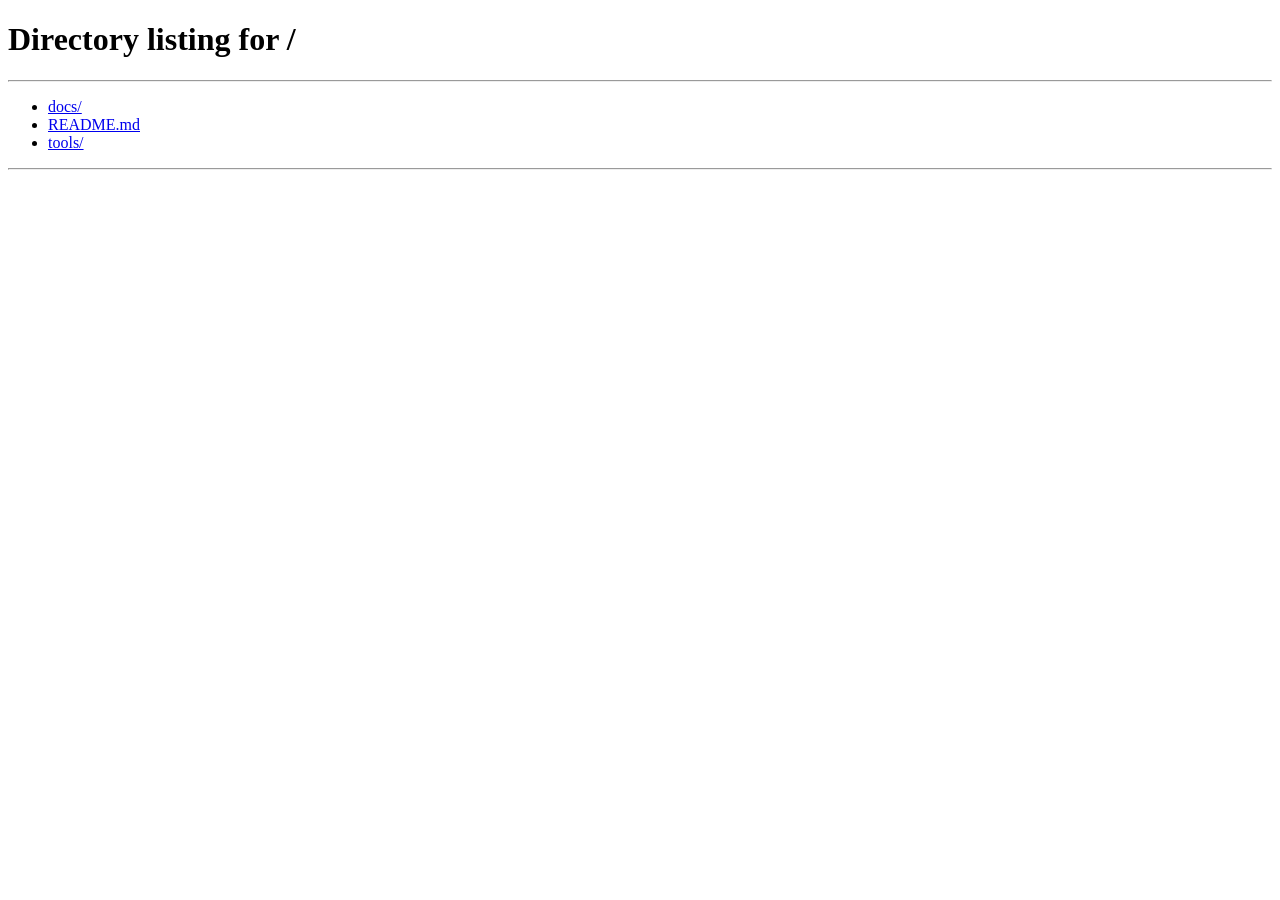
<file: docs/sticker1/index.html>
<!doctype html>
<!-- The QR on the "Come meet them" sticker points here (Vachie 2026-10-29: "so we can control it later").
     Change where it goes by changing both URLs below. -->
<html lang="en">
<head>
<meta charset="utf-8">
<meta name="viewport" content="width=device-width, initial-scale=1">
<meta name="robots" content="noindex">
<title>Soot &amp; Summer</title>
<link rel="canonical" href="https://soot-and-summer.com/">
<meta http-equiv="refresh" content="0; url=/">
<script>location.replace("/")</script>
</head>
<body><a href="/">Soot &amp; Summer</a></body>
</html>
</file>
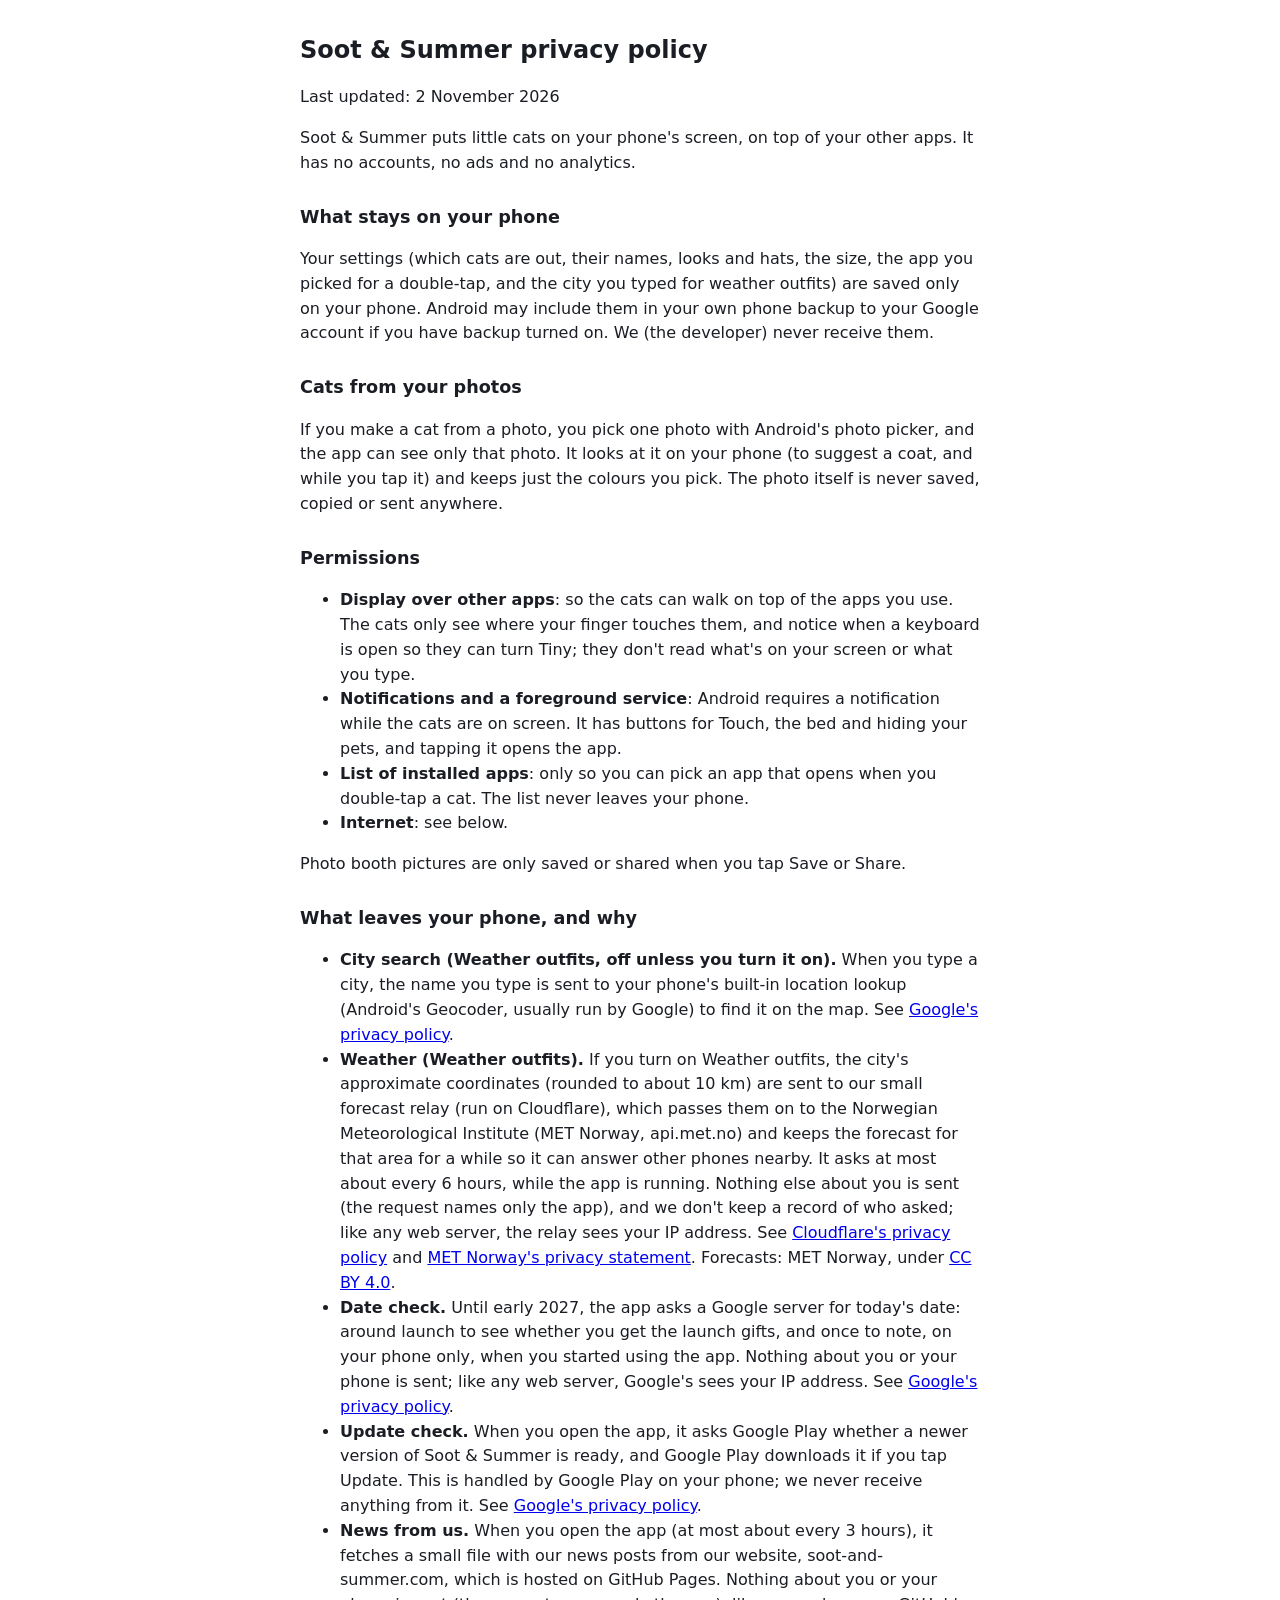
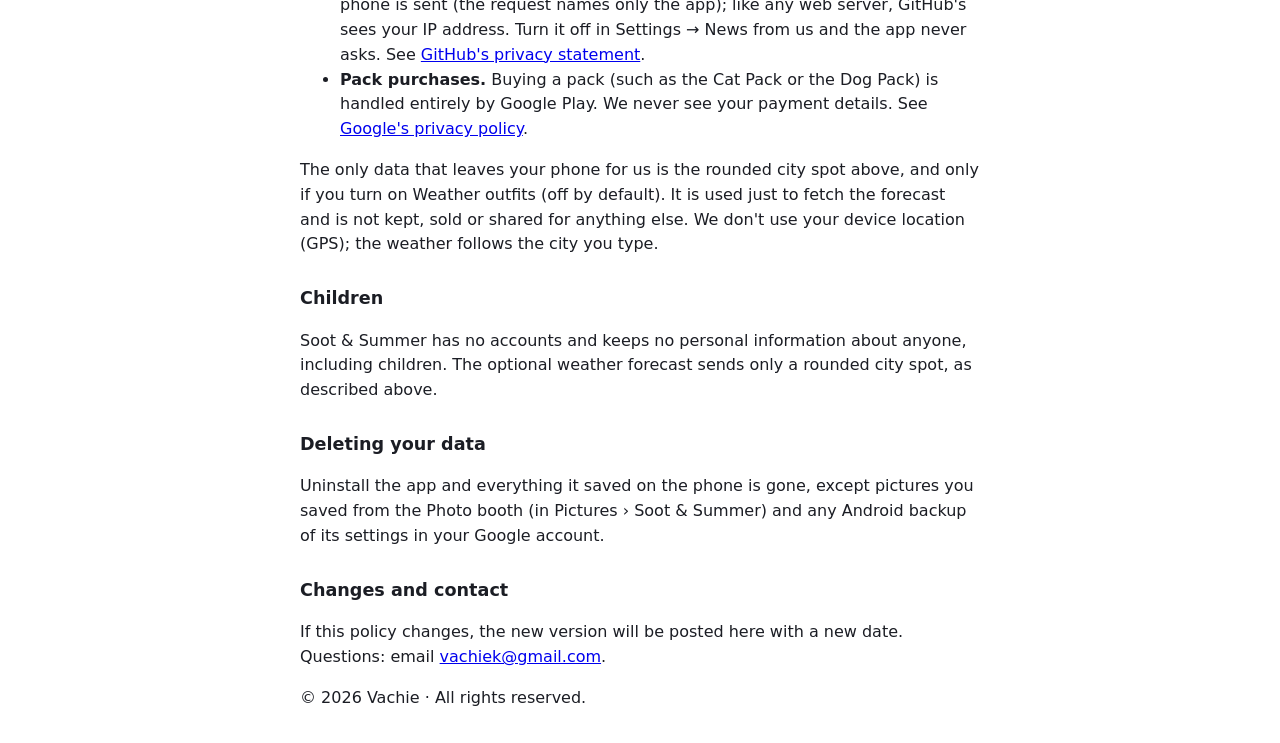
<file: docs/privacy.html>
<!doctype html>
<html lang="en"><head><meta charset="utf-8"><meta name="viewport" content="width=device-width,initial-scale=1">
<title>Soot &amp; Summer privacy policy</title>
<style>body{font:16px/1.55 system-ui,sans-serif;max-width:680px;margin:2em auto;padding:0 16px;color:#1b1d24;background:#fff}h1{font-size:1.5em}h2{font-size:1.1em;margin-top:1.6em}</style>
</head><body>
<h1>Soot &amp; Summer privacy policy</h1>
<p>Last updated: 2 November 2026</p>
<p>Soot &amp; Summer puts little cats on your phone's screen, on top of your other apps. It has no accounts, no ads and no analytics.</p>

<h2>What stays on your phone</h2>
<p>Your settings (which cats are out, their names, looks and hats, the size, the app you picked for a double-tap, and the city you typed for weather outfits) are saved only on your phone. Android may include them in your own phone backup to your Google account if you have backup turned on. We (the developer) never receive them.</p>

<h2>Cats from your photos</h2>
<p>If you make a cat from a photo, you pick one photo with Android's photo picker, and the app can see only that photo. It looks at it on your phone (to suggest a coat, and while you tap it) and keeps just the colours you pick. The photo itself is never saved, copied or sent anywhere.</p>

<h2>Permissions</h2>
<ul>
<li><b>Display over other apps</b>: so the cats can walk on top of the apps you use. The cats only see where your finger touches them, and notice when a keyboard is open so they can turn Tiny; they don't read what's on your screen or what you type.</li>
<li><b>Notifications and a foreground service</b>: Android requires a notification while the cats are on screen. It has buttons for Touch, the bed and hiding your pets, and tapping it opens the app.</li>
<li><b>List of installed apps</b>: only so you can pick an app that opens when you double-tap a cat. The list never leaves your phone.</li>
<li><b>Internet</b>: see below.</li>
</ul>

<p>Photo booth pictures are only saved or shared when you tap Save or Share.</p>

<h2>What leaves your phone, and why</h2>
<ul>
<li><b>City search (Weather outfits, off unless you turn it on).</b> When you type a city, the name you type is sent to your phone's built-in location lookup (Android's Geocoder, usually run by Google) to find it on the map. See <a href="https://policies.google.com/privacy">Google's privacy policy</a>.</li>
<li><b>Weather (Weather outfits).</b> If you turn on Weather outfits, the city's approximate coordinates (rounded to about 10 km) are sent to our small forecast relay (run on Cloudflare), which passes them on to the Norwegian Meteorological Institute (MET Norway, api.met.no) and keeps the forecast for that area for a while so it can answer other phones nearby. It asks at most about every 6 hours, while the app is running. Nothing else about you is sent (the request names only the app), and we don't keep a record of who asked; like any web server, the relay sees your IP address. See <a href="https://www.cloudflare.com/privacypolicy/">Cloudflare's privacy policy</a> and <a href="https://www.met.no/en/About-us/privacy">MET Norway's privacy statement</a>. Forecasts: MET Norway, under <a href="https://creativecommons.org/licenses/by/4.0/">CC BY 4.0</a>.</li>
<li><b>Date check.</b> Until early 2027, the app asks a Google server for today's date: around launch to see whether you get the launch gifts, and once to note, on your phone only, when you started using the app. Nothing about you or your phone is sent; like any web server, Google's sees your IP address. See <a href="https://policies.google.com/privacy">Google's privacy policy</a>.</li>
<li><b>Update check.</b> When you open the app, it asks Google Play whether a newer version of Soot &amp; Summer is ready, and Google Play downloads it if you tap Update. This is handled by Google Play on your phone; we never receive anything from it. See <a href="https://policies.google.com/privacy">Google's privacy policy</a>.</li>
<li><b>News from us.</b> When you open the app (at most about every 3 hours), it fetches a small file with our news posts from our website, soot-and-summer.com, which is hosted on GitHub Pages. Nothing about you or your phone is sent (the request names only the app); like any web server, GitHub's sees your IP address. Turn it off in Settings → News from us and the app never asks. See <a href="https://docs.github.com/en/site-policy/privacy-policies/github-general-privacy-statement">GitHub's privacy statement</a>.</li>
<li><b>Pack purchases.</b> Buying a pack (such as the Cat Pack or the Dog Pack) is handled entirely by Google Play. We never see your payment details. See <a href="https://policies.google.com/privacy">Google's privacy policy</a>.</li>
</ul>
<p>The only data that leaves your phone for us is the rounded city spot above, and only if you turn on Weather outfits (off by default). It is used just to fetch the forecast and is not kept, sold or shared for anything else. We don't use your device location (GPS); the weather follows the city you type.</p>

<h2>Children</h2>
<p>Soot &amp; Summer has no accounts and keeps no personal information about anyone, including children. The optional weather forecast sends only a rounded city spot, as described above.</p>

<h2>Deleting your data</h2>
<p>Uninstall the app and everything it saved on the phone is gone, except pictures you saved from the Photo booth (in Pictures › Soot &amp; Summer) and any Android backup of its settings in your Google account.</p>

<h2>Changes and contact</h2>
<p>If this policy changes, the new version will be posted here with a new date. Questions: email <a href="mailto:vachiek@gmail.com">vachiek@gmail.com</a>.</p>
<p>© 2026 Vachie · All rights reserved.</p>
</body></html>
</file>
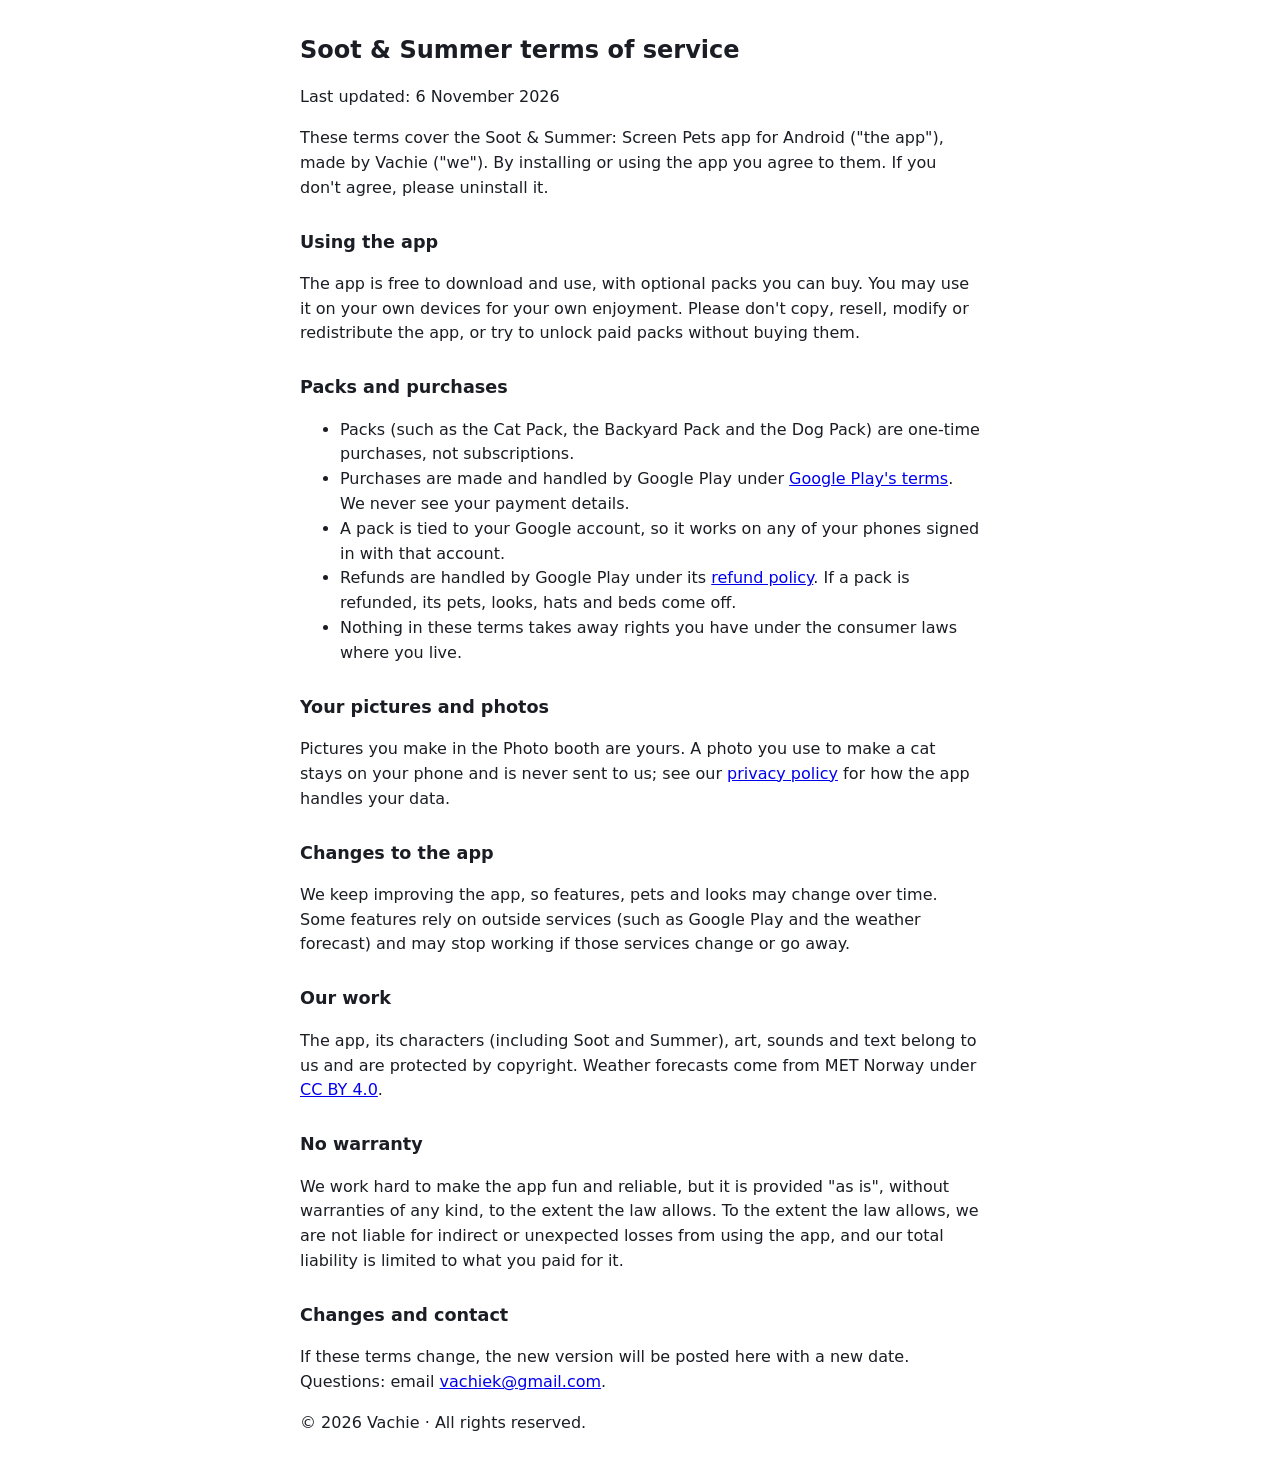
<file: docs/terms.html>
<!doctype html>
<html lang="en"><head><meta charset="utf-8"><meta name="viewport" content="width=device-width,initial-scale=1">
<title>Soot &amp; Summer terms of service</title>
<style>body{font:16px/1.55 system-ui,sans-serif;max-width:680px;margin:2em auto;padding:0 16px;color:#1b1d24;background:#fff}h1{font-size:1.5em}h2{font-size:1.1em;margin-top:1.6em}</style>
</head><body>
<h1>Soot &amp; Summer terms of service</h1>
<p>Last updated: 6 November 2026</p>
<p>These terms cover the Soot &amp; Summer: Screen Pets app for Android ("the app"), made by Vachie ("we"). By installing or using the app you agree to them. If you don't agree, please uninstall it.</p>

<h2>Using the app</h2>
<p>The app is free to download and use, with optional packs you can buy. You may use it on your own devices for your own enjoyment. Please don't copy, resell, modify or redistribute the app, or try to unlock paid packs without buying them.</p>

<h2>Packs and purchases</h2>
<ul>
<li>Packs (such as the Cat Pack, the Backyard Pack and the Dog Pack) are one-time purchases, not subscriptions.</li>
<li>Purchases are made and handled by Google Play under <a href="https://play.google.com/about/play-terms/">Google Play's terms</a>. We never see your payment details.</li>
<li>A pack is tied to your Google account, so it works on any of your phones signed in with that account.</li>
<li>Refunds are handled by Google Play under its <a href="https://support.google.com/googleplay/answer/2479637">refund policy</a>. If a pack is refunded, its pets, looks, hats and beds come off.</li>
<li>Nothing in these terms takes away rights you have under the consumer laws where you live.</li>
</ul>

<h2>Your pictures and photos</h2>
<p>Pictures you make in the Photo booth are yours. A photo you use to make a cat stays on your phone and is never sent to us; see our <a href="privacy.html">privacy policy</a> for how the app handles your data.</p>

<h2>Changes to the app</h2>
<p>We keep improving the app, so features, pets and looks may change over time. Some features rely on outside services (such as Google Play and the weather forecast) and may stop working if those services change or go away.</p>

<h2>Our work</h2>
<p>The app, its characters (including Soot and Summer), art, sounds and text belong to us and are protected by copyright. Weather forecasts come from MET Norway under <a href="https://creativecommons.org/licenses/by/4.0/">CC BY 4.0</a>.</p>

<h2>No warranty</h2>
<p>We work hard to make the app fun and reliable, but it is provided "as is", without warranties of any kind, to the extent the law allows. To the extent the law allows, we are not liable for indirect or unexpected losses from using the app, and our total liability is limited to what you paid for it.</p>

<h2>Changes and contact</h2>
<p>If these terms change, the new version will be posted here with a new date. Questions: email <a href="mailto:vachiek@gmail.com">vachiek@gmail.com</a>.</p>
<p>© 2026 Vachie · All rights reserved.</p>
</body></html>
</file>
<file: docs/brand.css>
/* Brand: the one place for colours, fonts and the logo look (S&S brand, decided 2026-10-18; source:
   summer-phone promo/brand, brand.py). Mark = media/mark.svg (two cat heads back to back), badge = media/badge.png.
   The site stays dark ("Cosy evening"); never a white page. */
:root {
  --bg: #1e1828;          /* brand plum */
  --bg-2: #2b2238;        /* brand card */
  --bg-3: #3a2e4a;        /* borders, chips */
  --text: #f6efe6;        /* brand cream */
  --muted: #c4b8cc;
  --summer: #ee8f38;      /* Summer's orange: name, buttons, highlights */
  --summer-ink: #2a1a0c;  /* text on orange */
  --soot: #14111c;        /* behind clips */
  --soot-name: #c9bfe0;   /* "Soot" in the name */
  --amp: #b9afc4;         /* "&" in the name */
  --glow: #ffd28a;        /* lamp light: links */
  --radius: 18px;
  --font: "Nunito", system-ui, sans-serif;
  color-scheme: dark;
}
</file>
